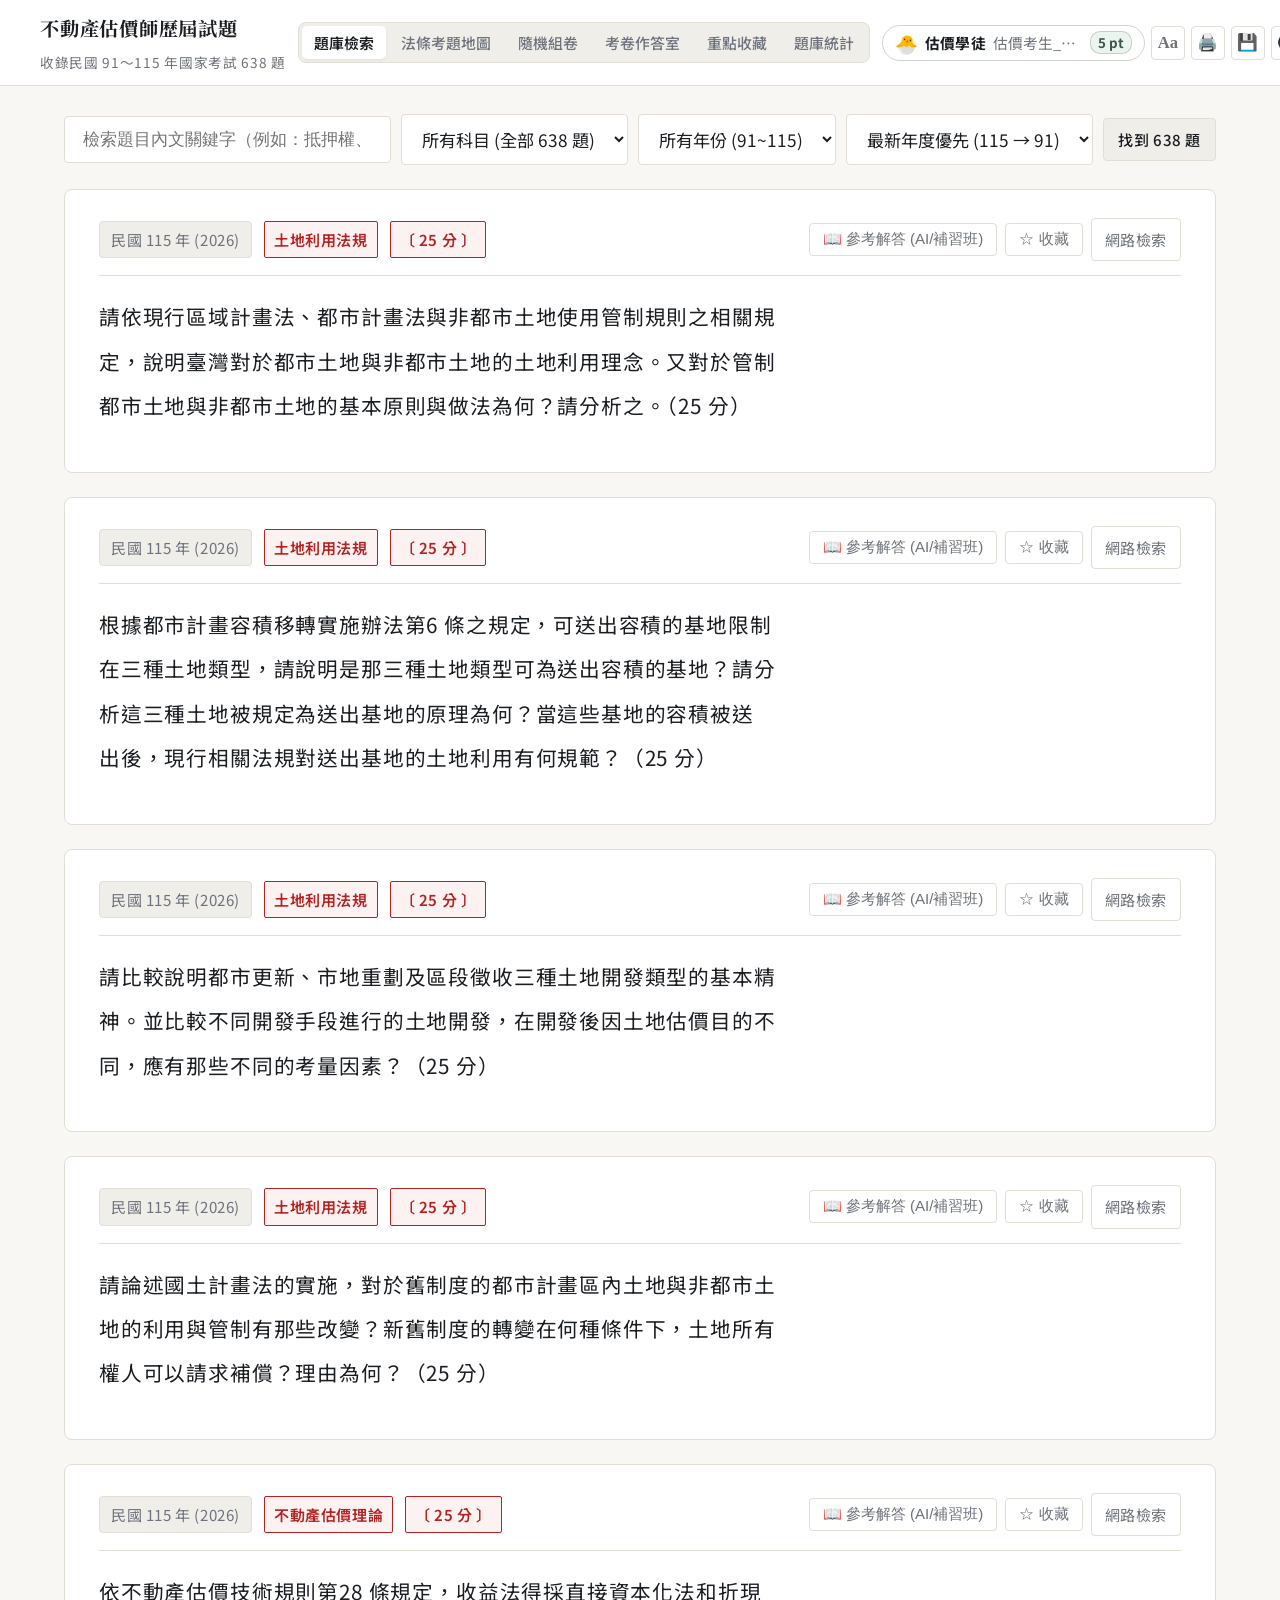
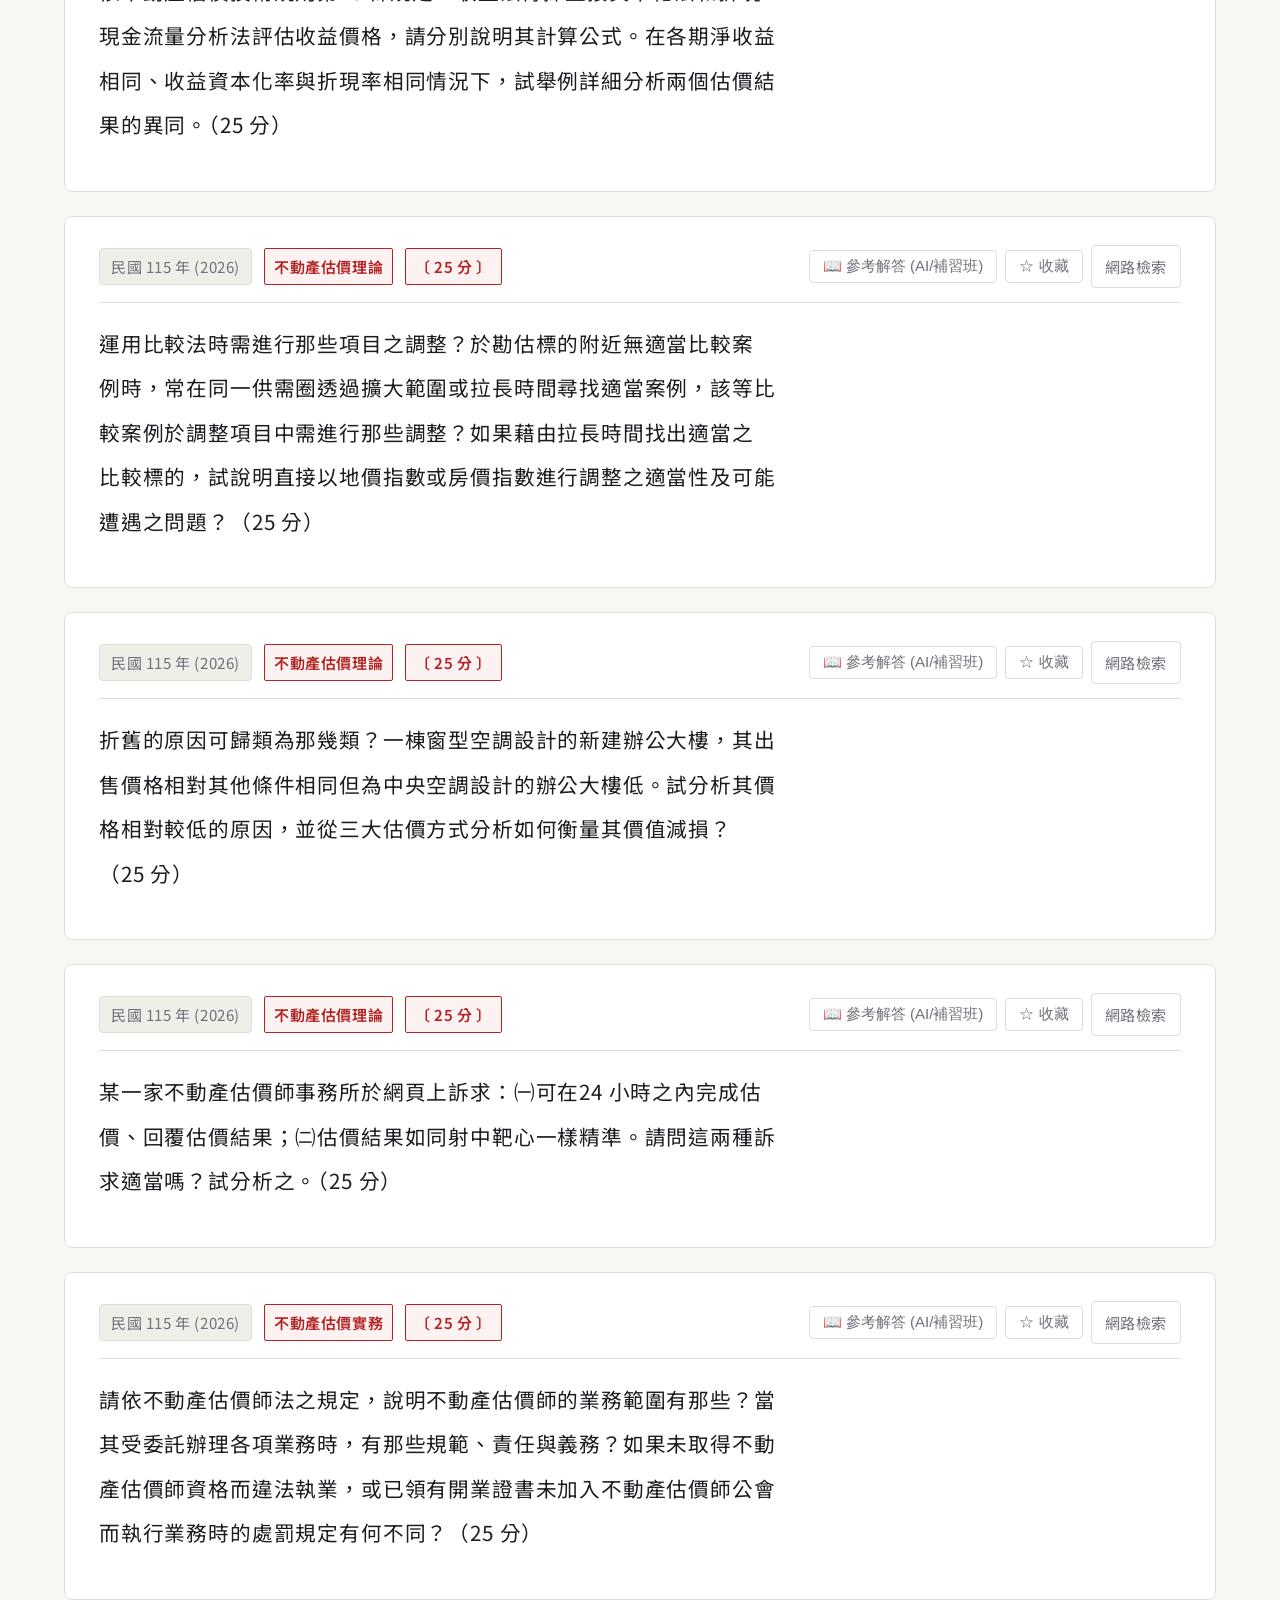
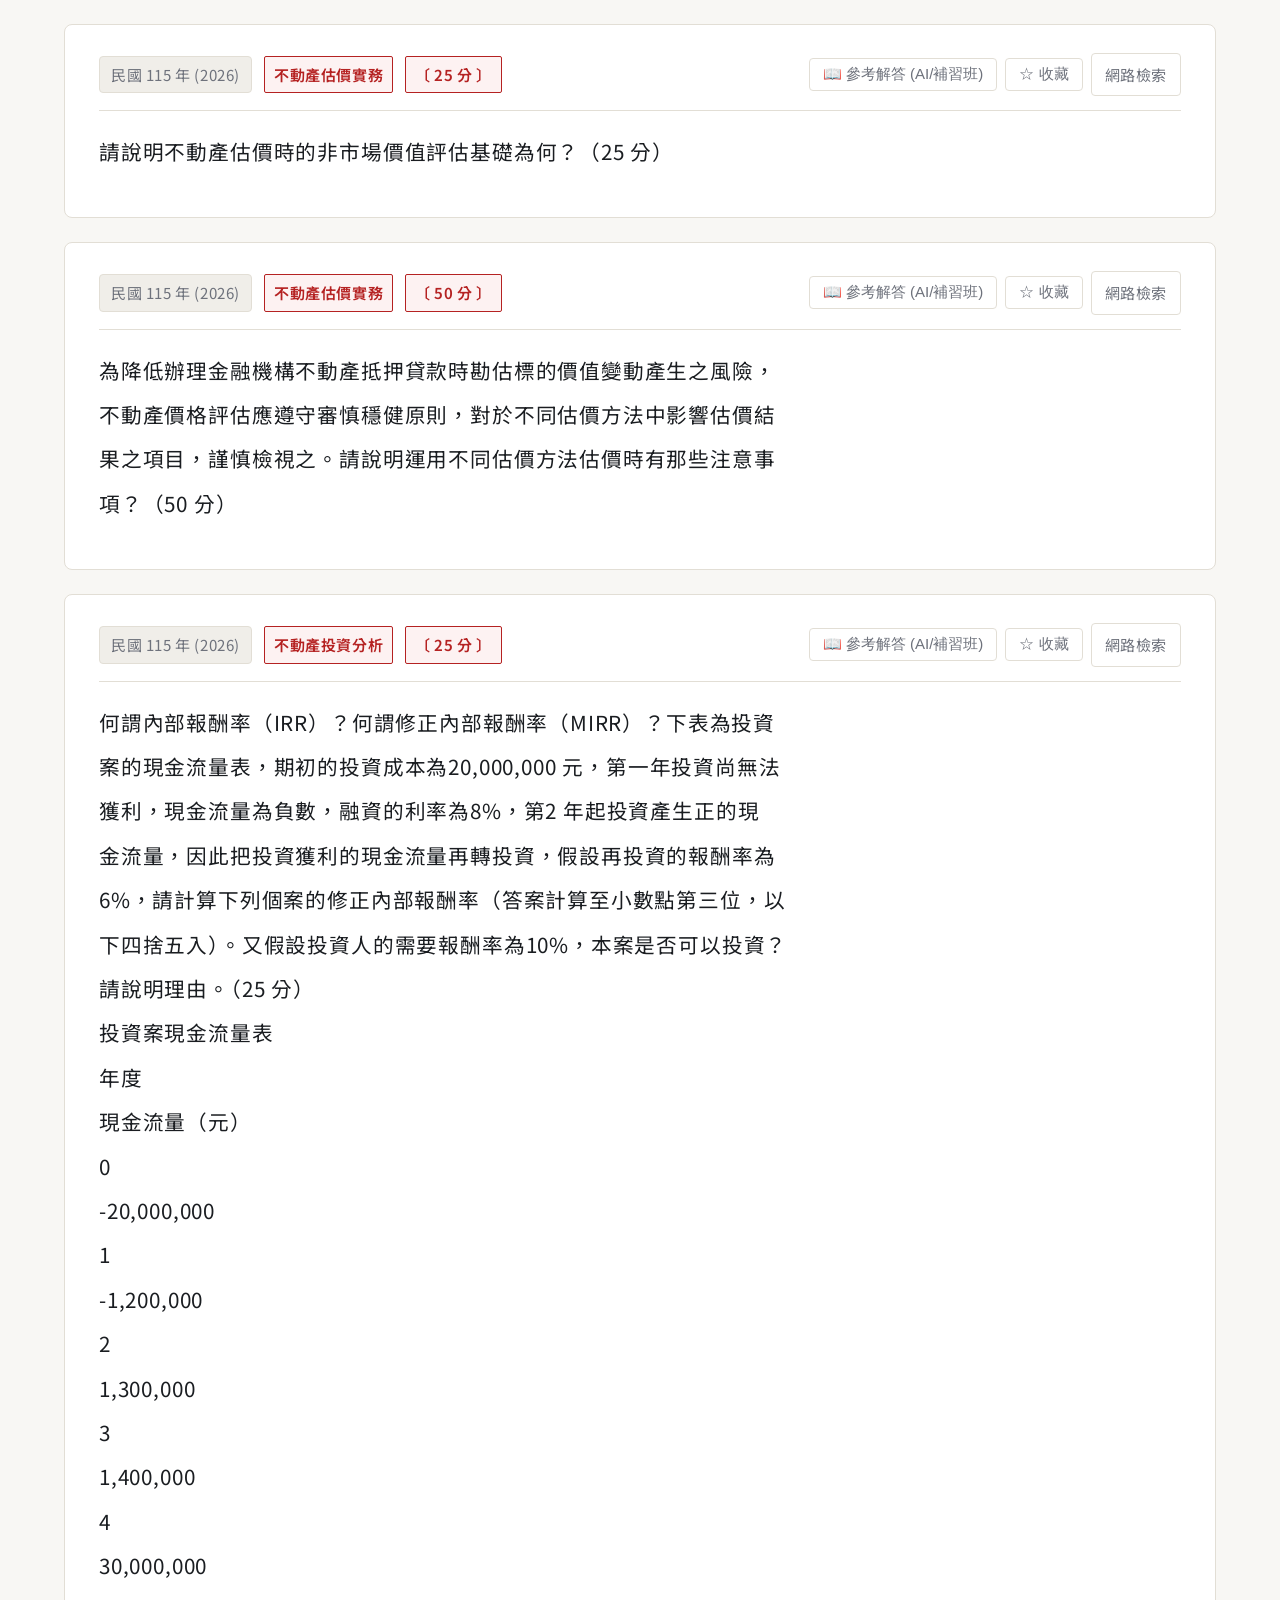
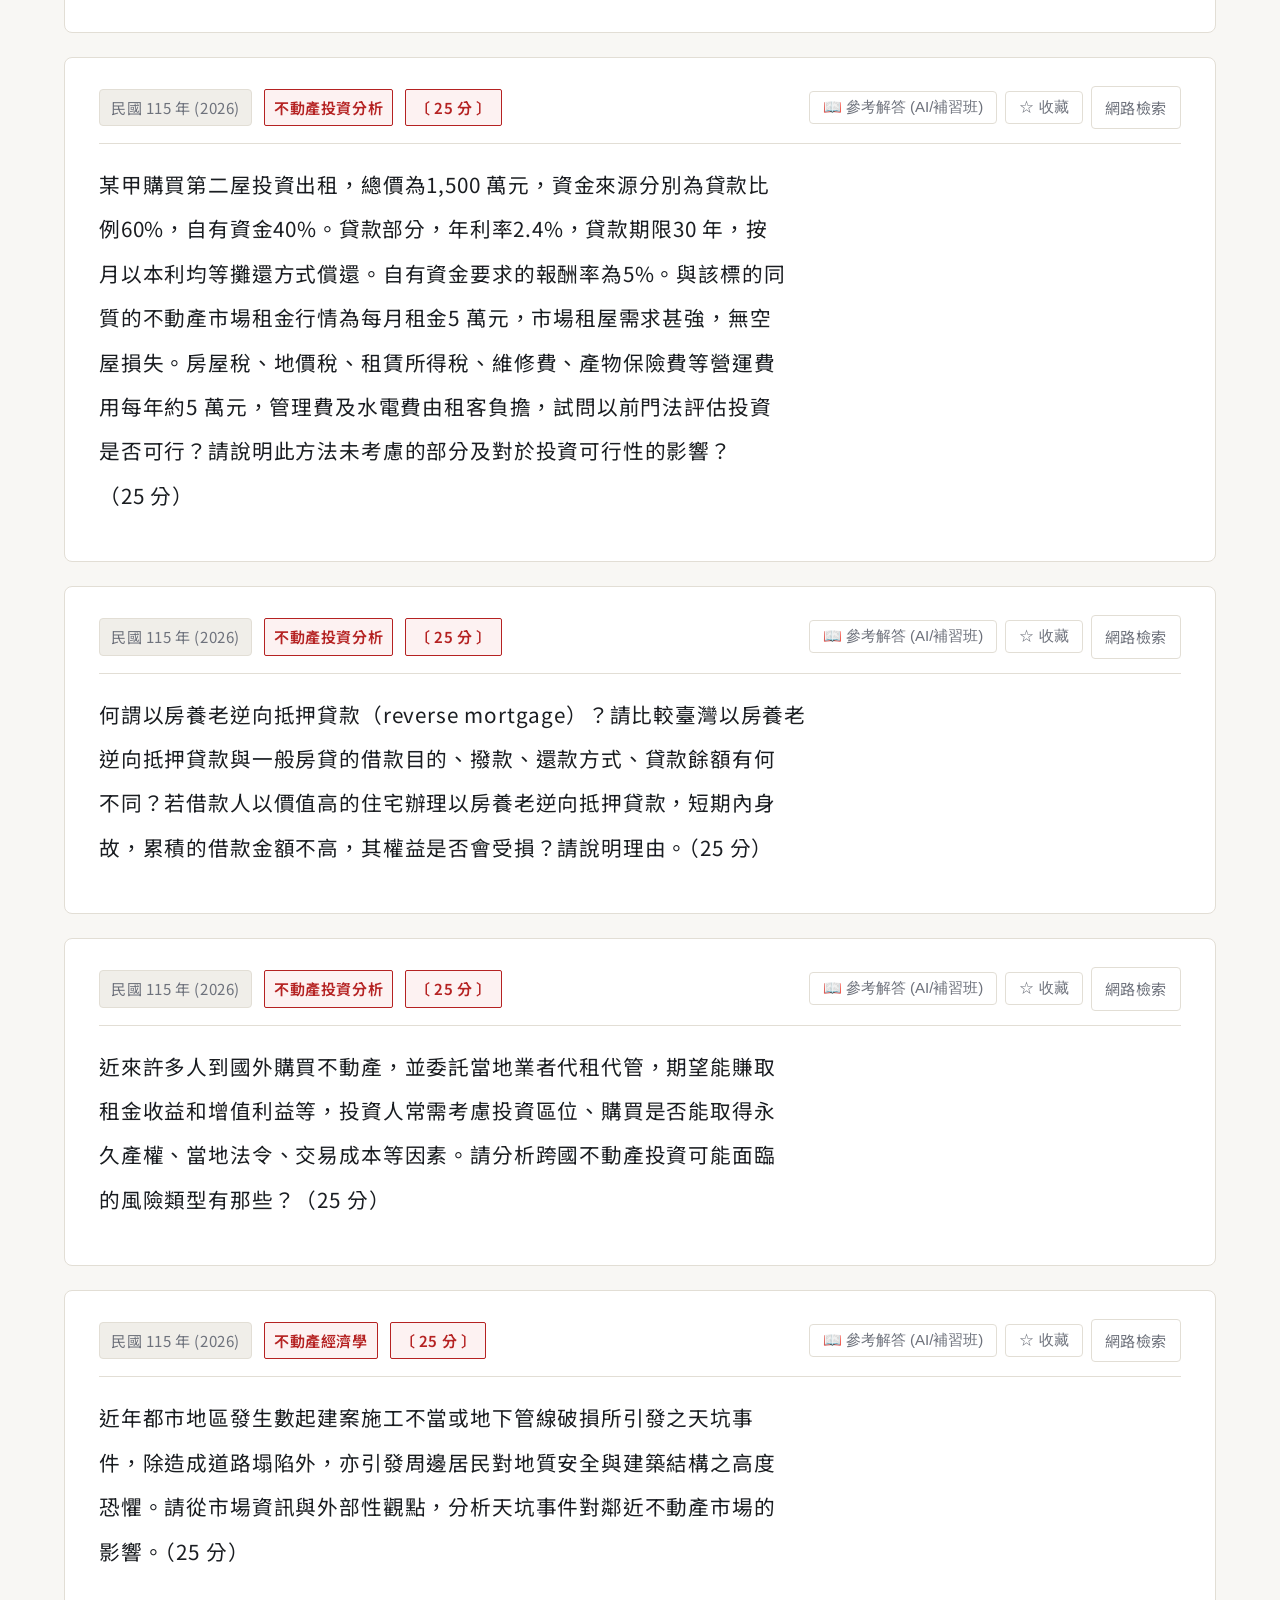
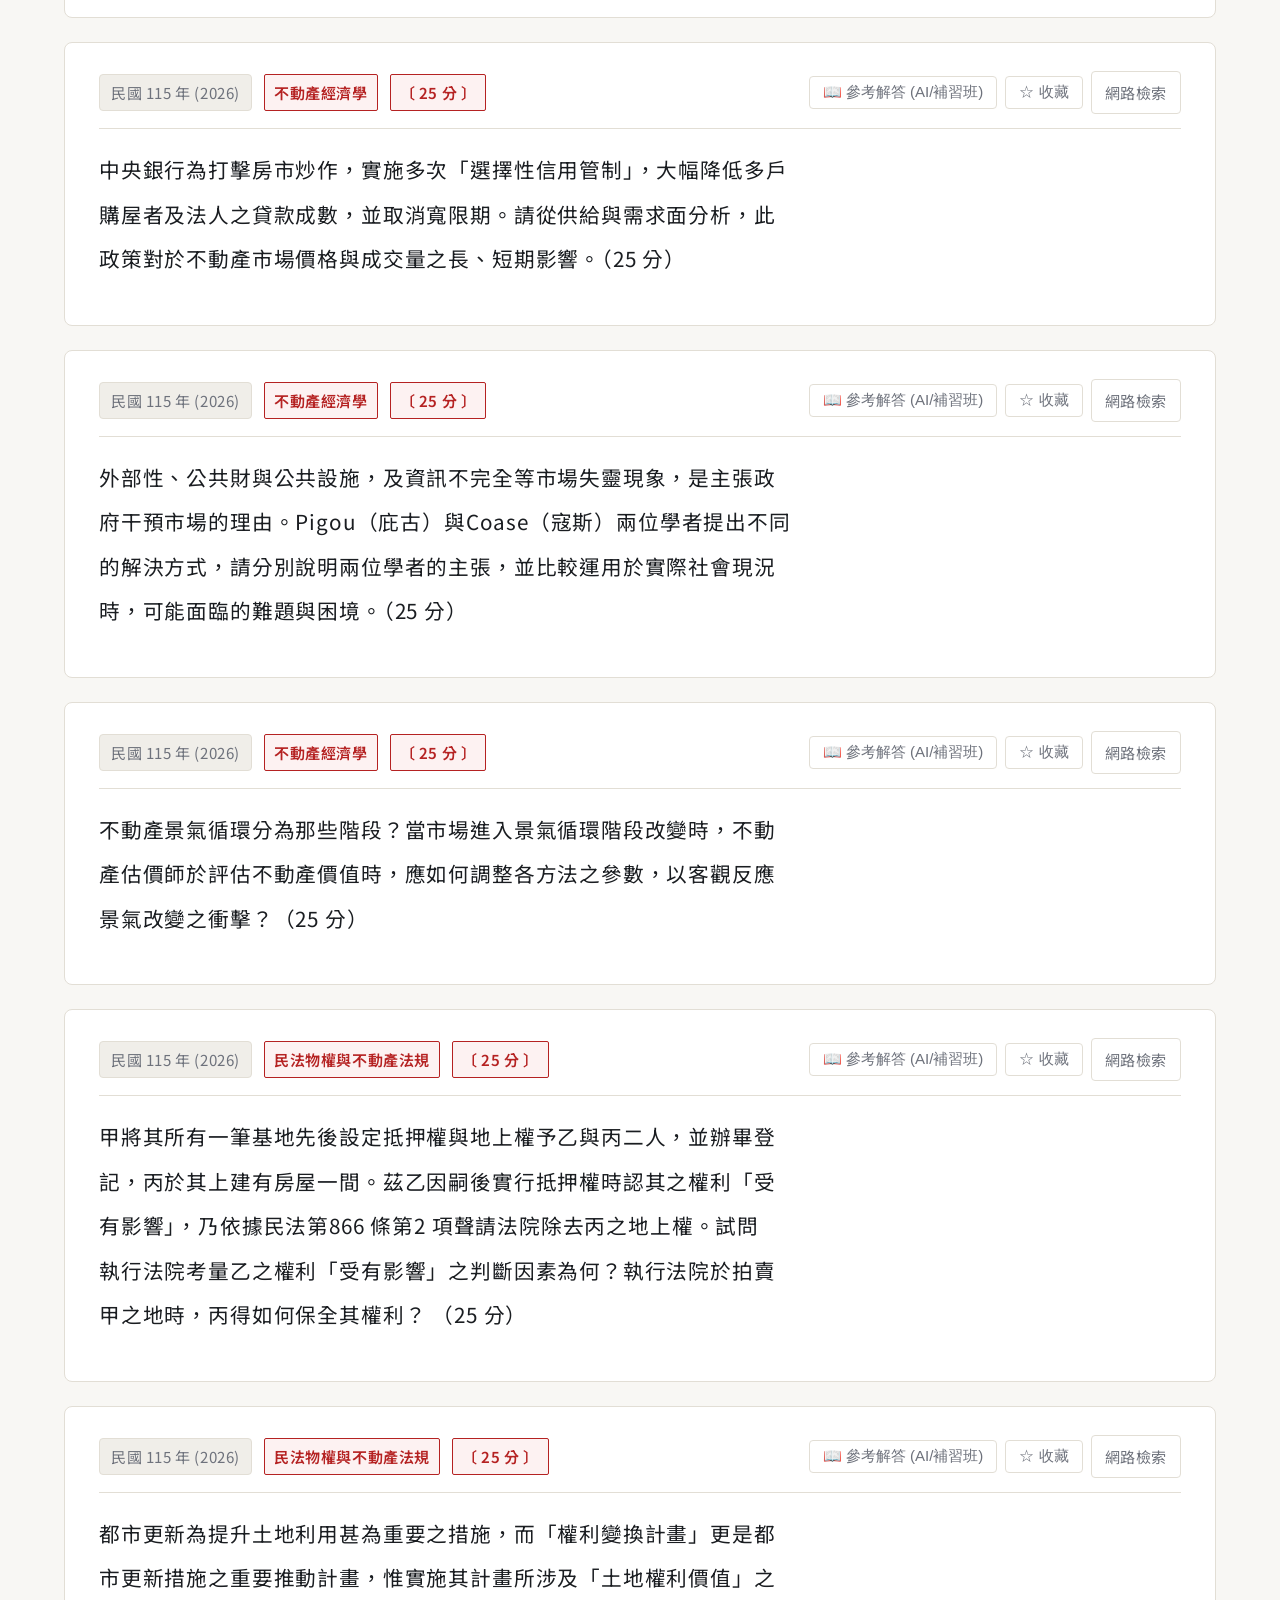
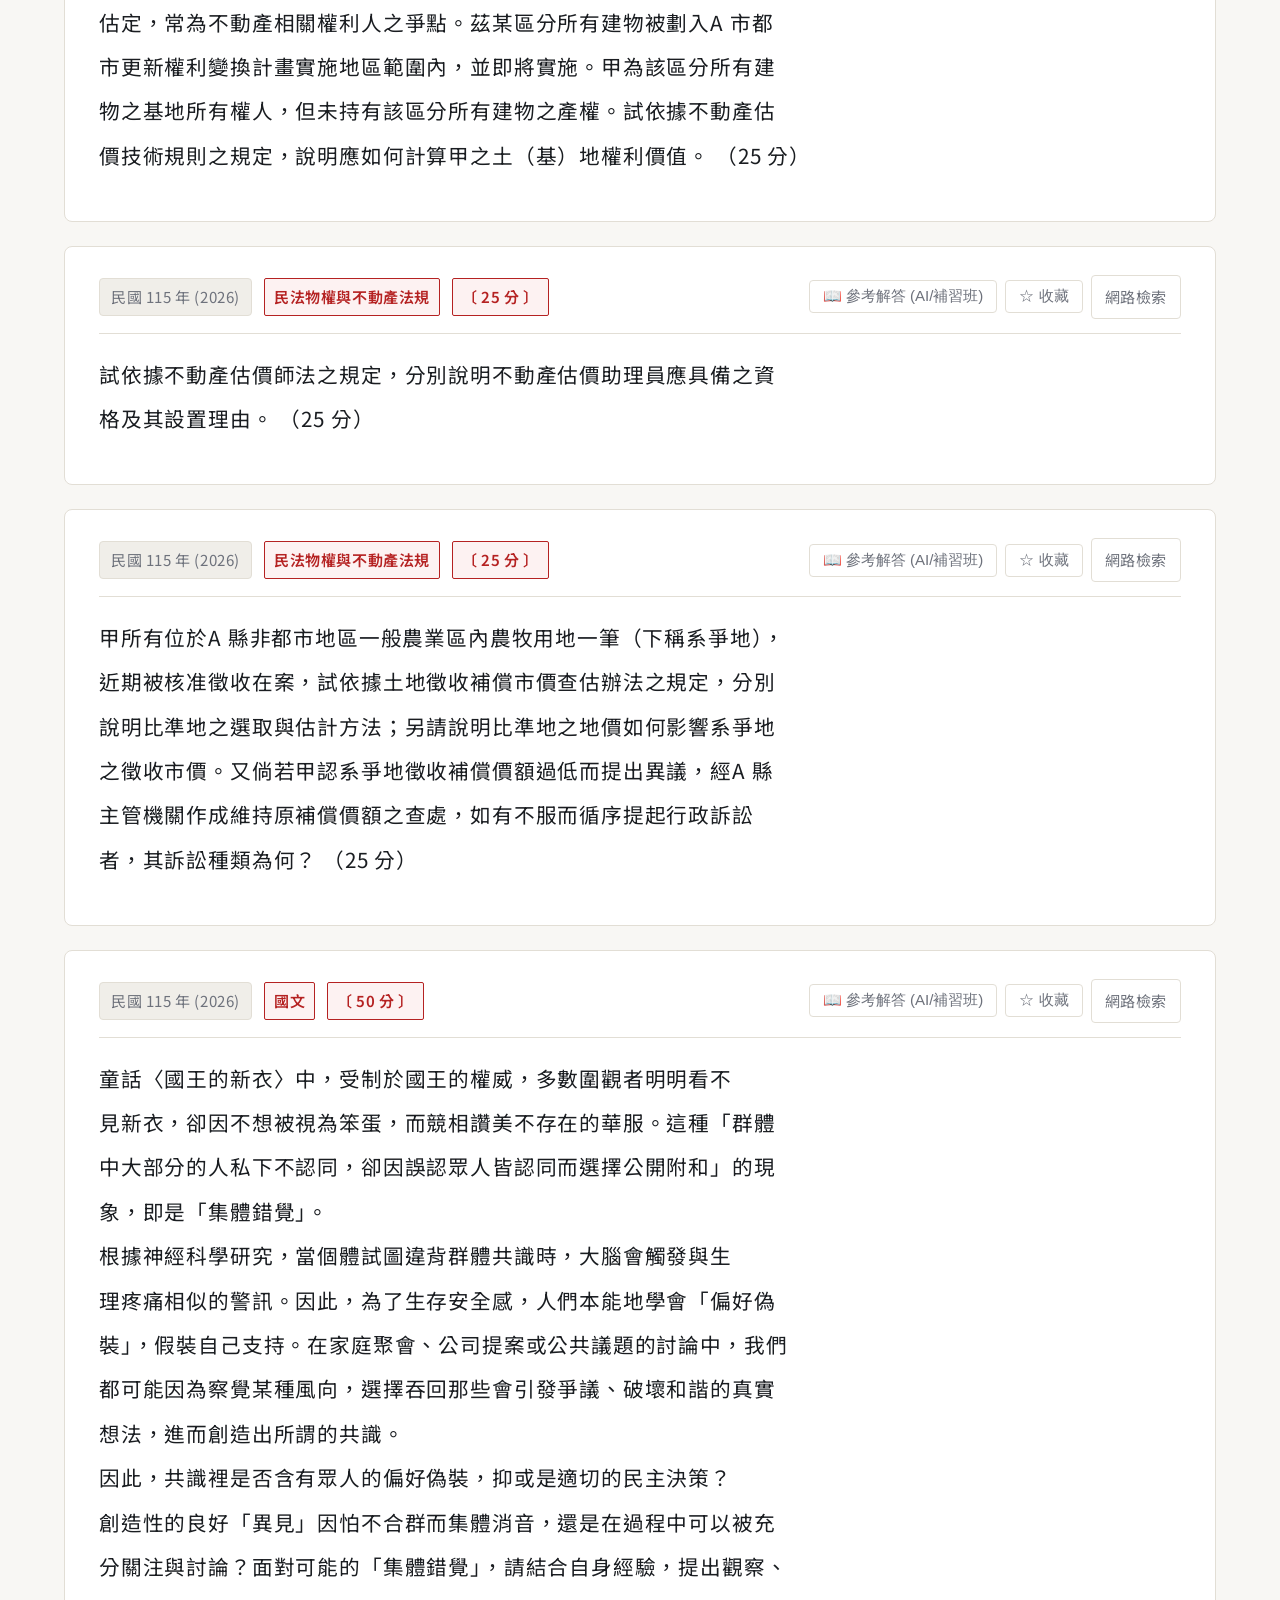
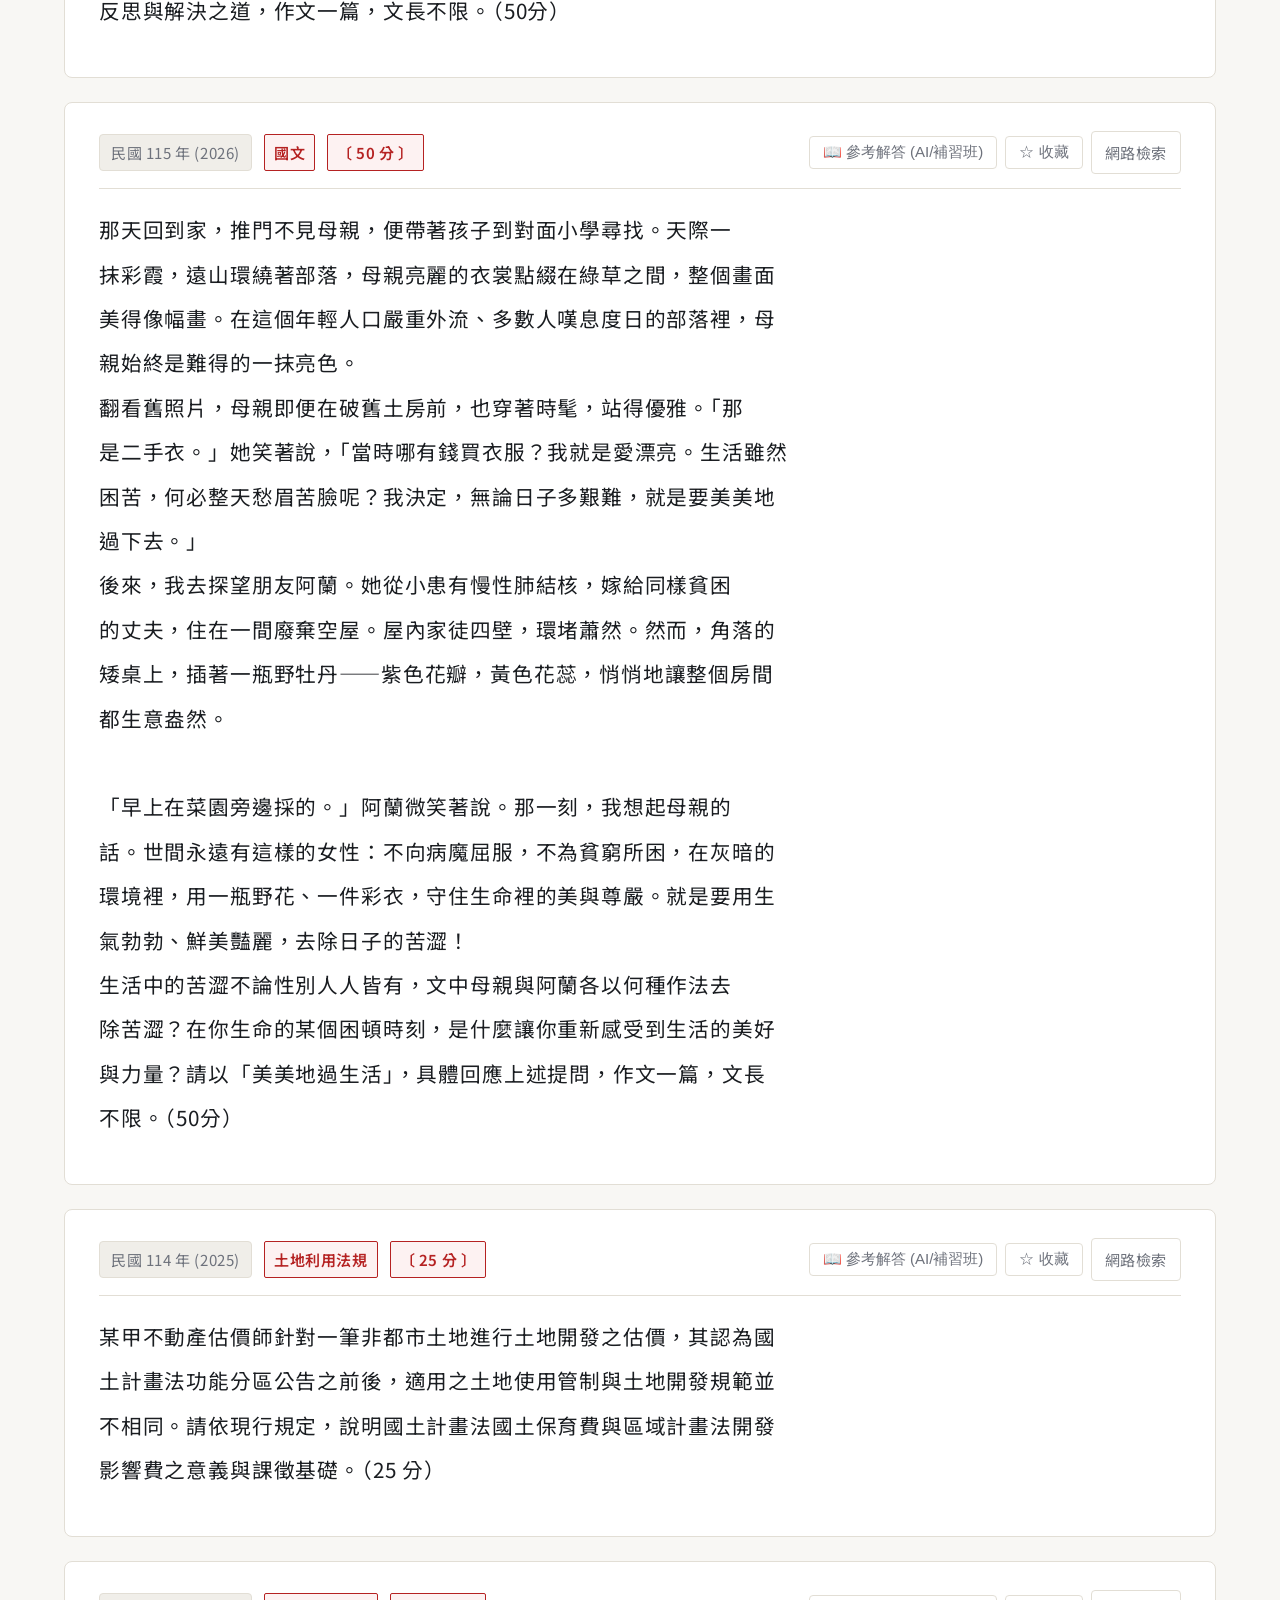
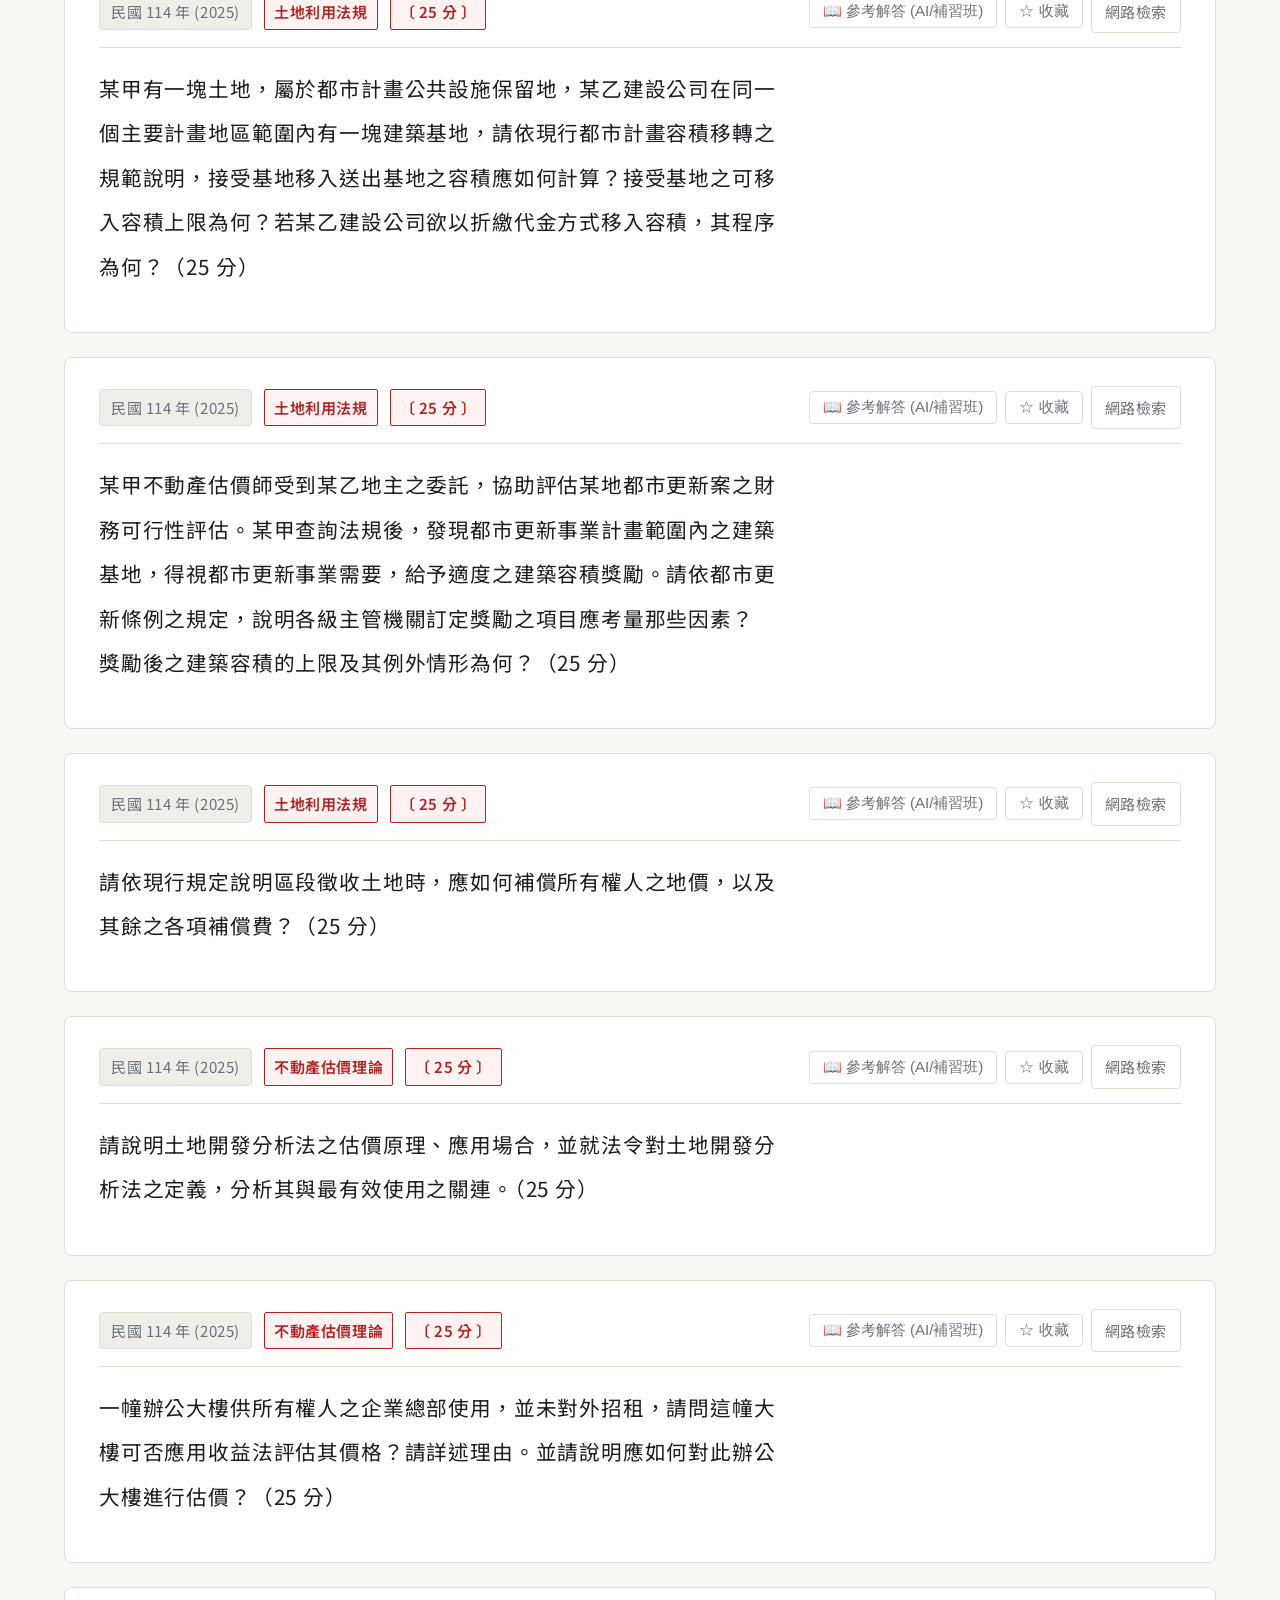
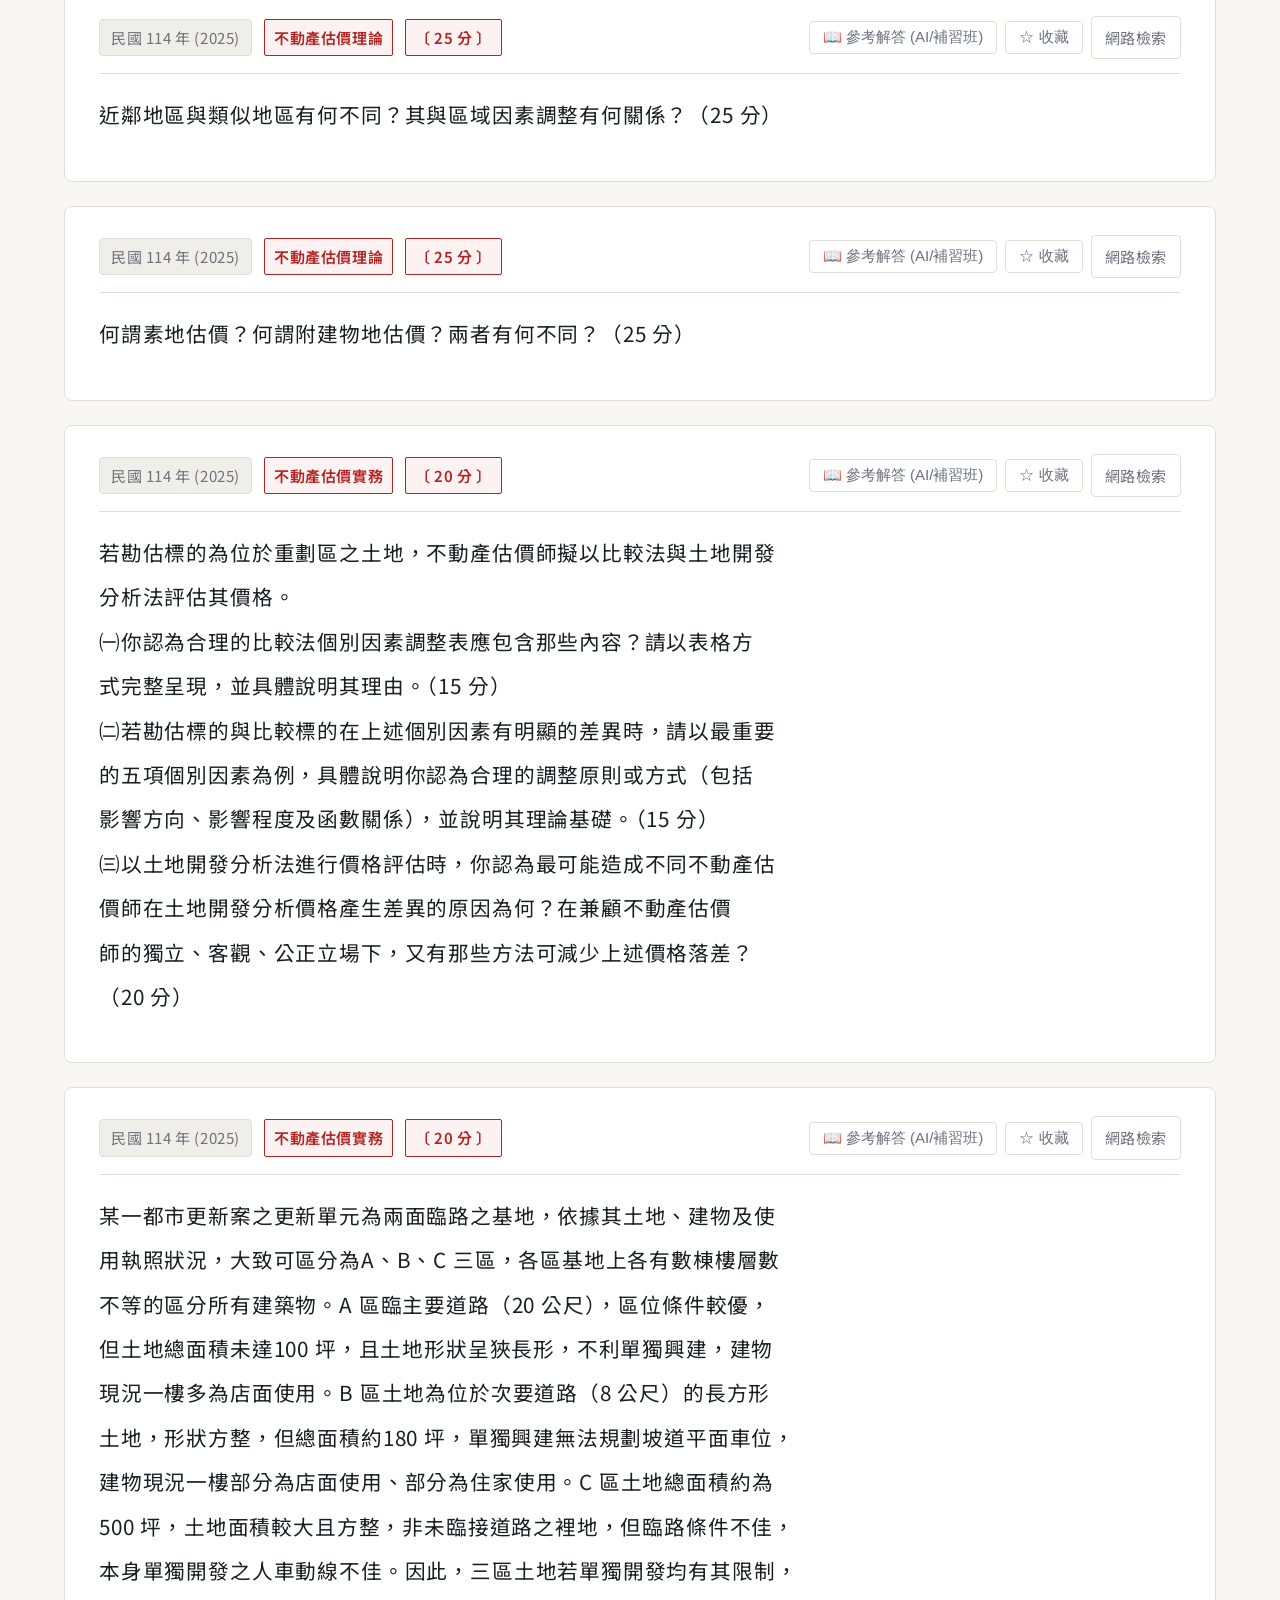
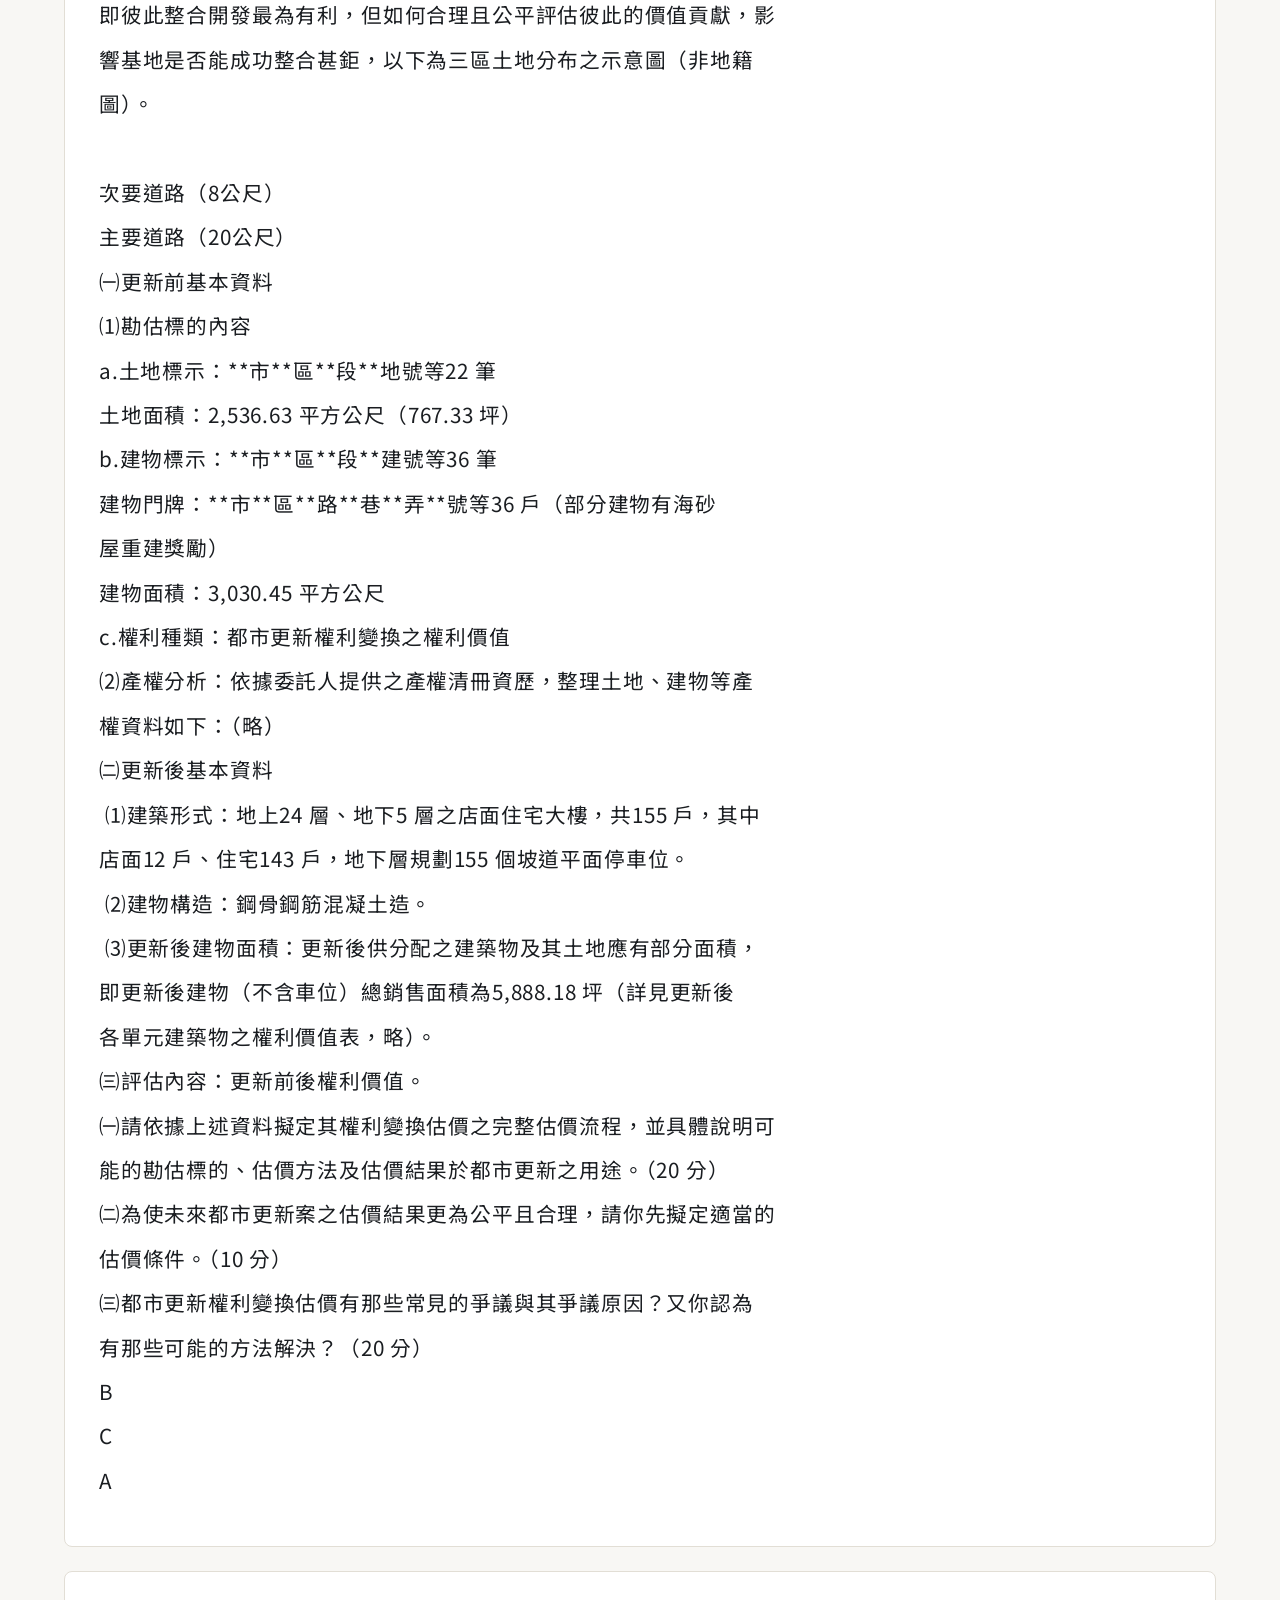
<file: index.html>
<!DOCTYPE html>
<html lang="zh-TW">
<head>
  <meta charset="UTF-8">
  <meta http-equiv="refresh" content="0; url=web/index.html">
  <title>正在開啟 不動產估價師歷屆考題模擬系統...</title>
  <script>
    window.location.href = "web/index.html";
  </script>
</head>
<body style="font-family: sans-serif; text-align: center; padding: 50px;">
  <p>正在前往模擬考卷系統，若無自動跳轉請 <a href="web/index.html">點擊此處開啟</a>。</p>
</body>
</html>
</file>
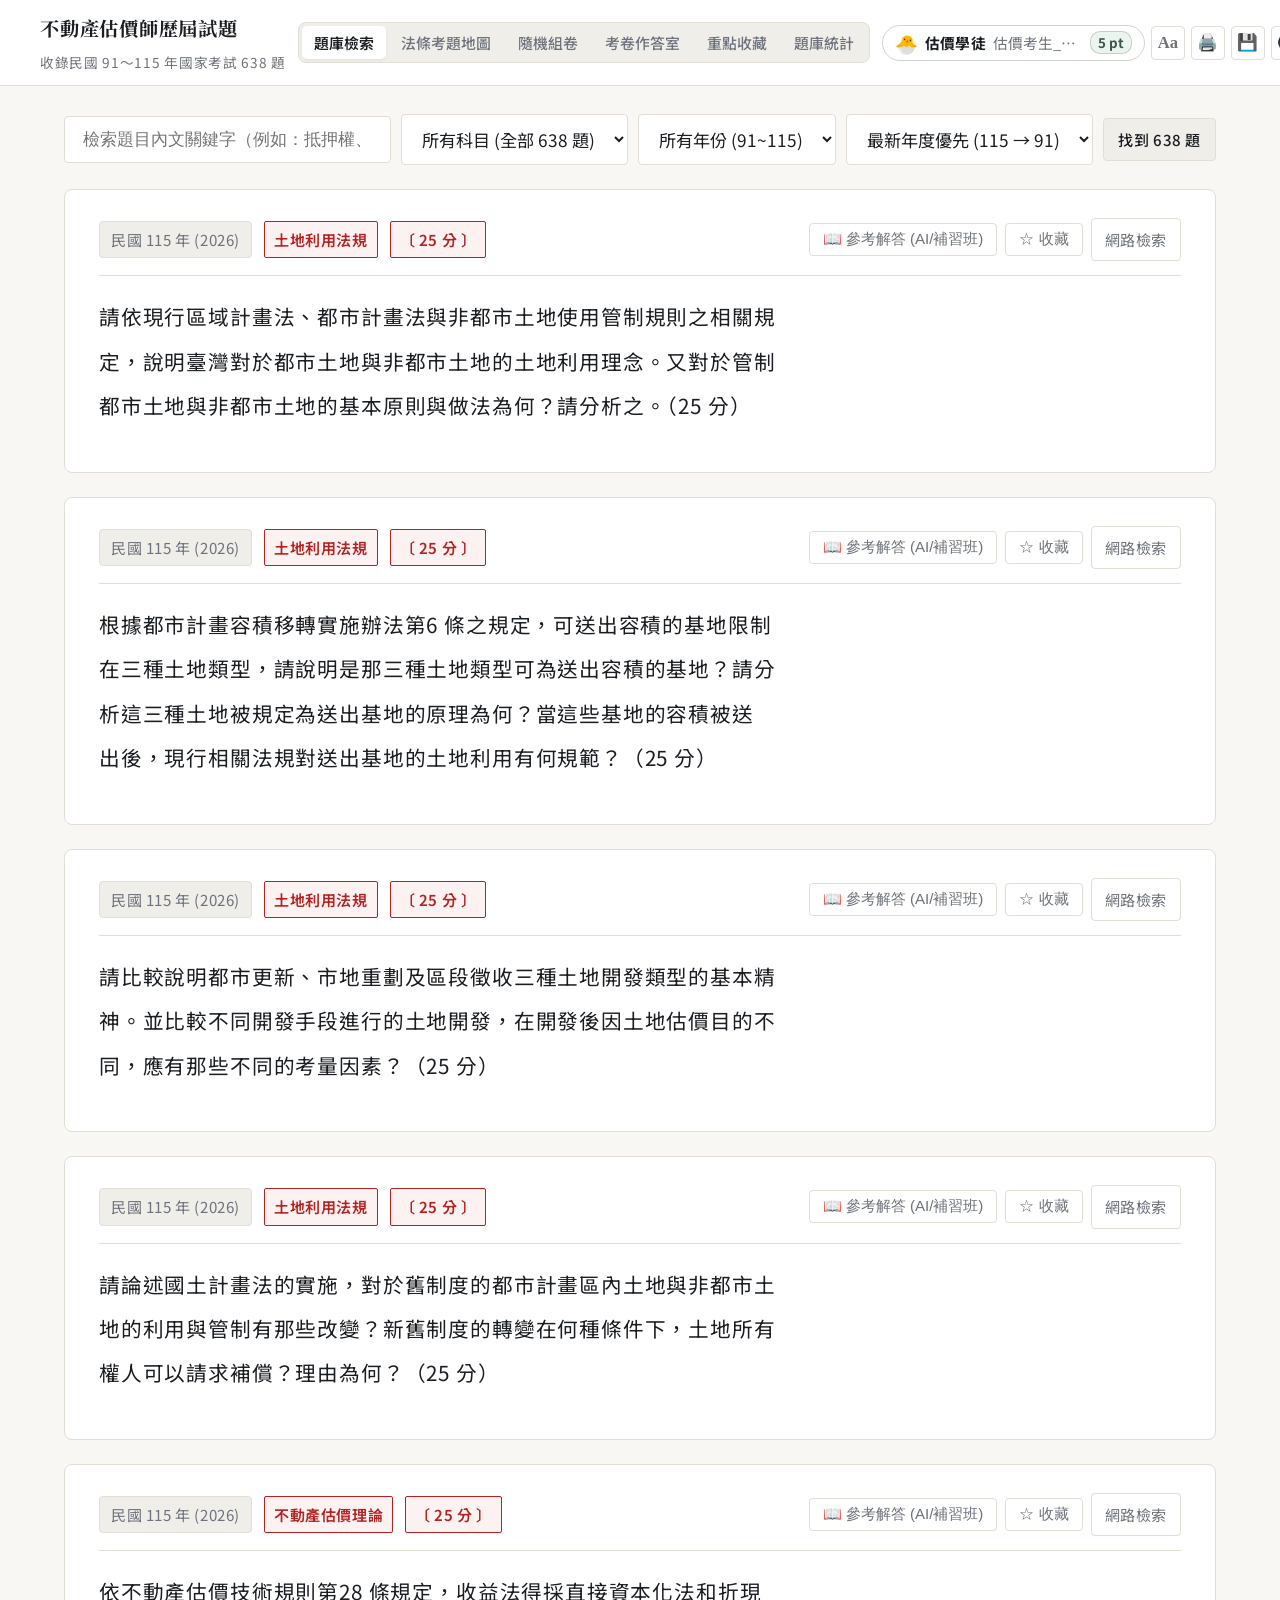
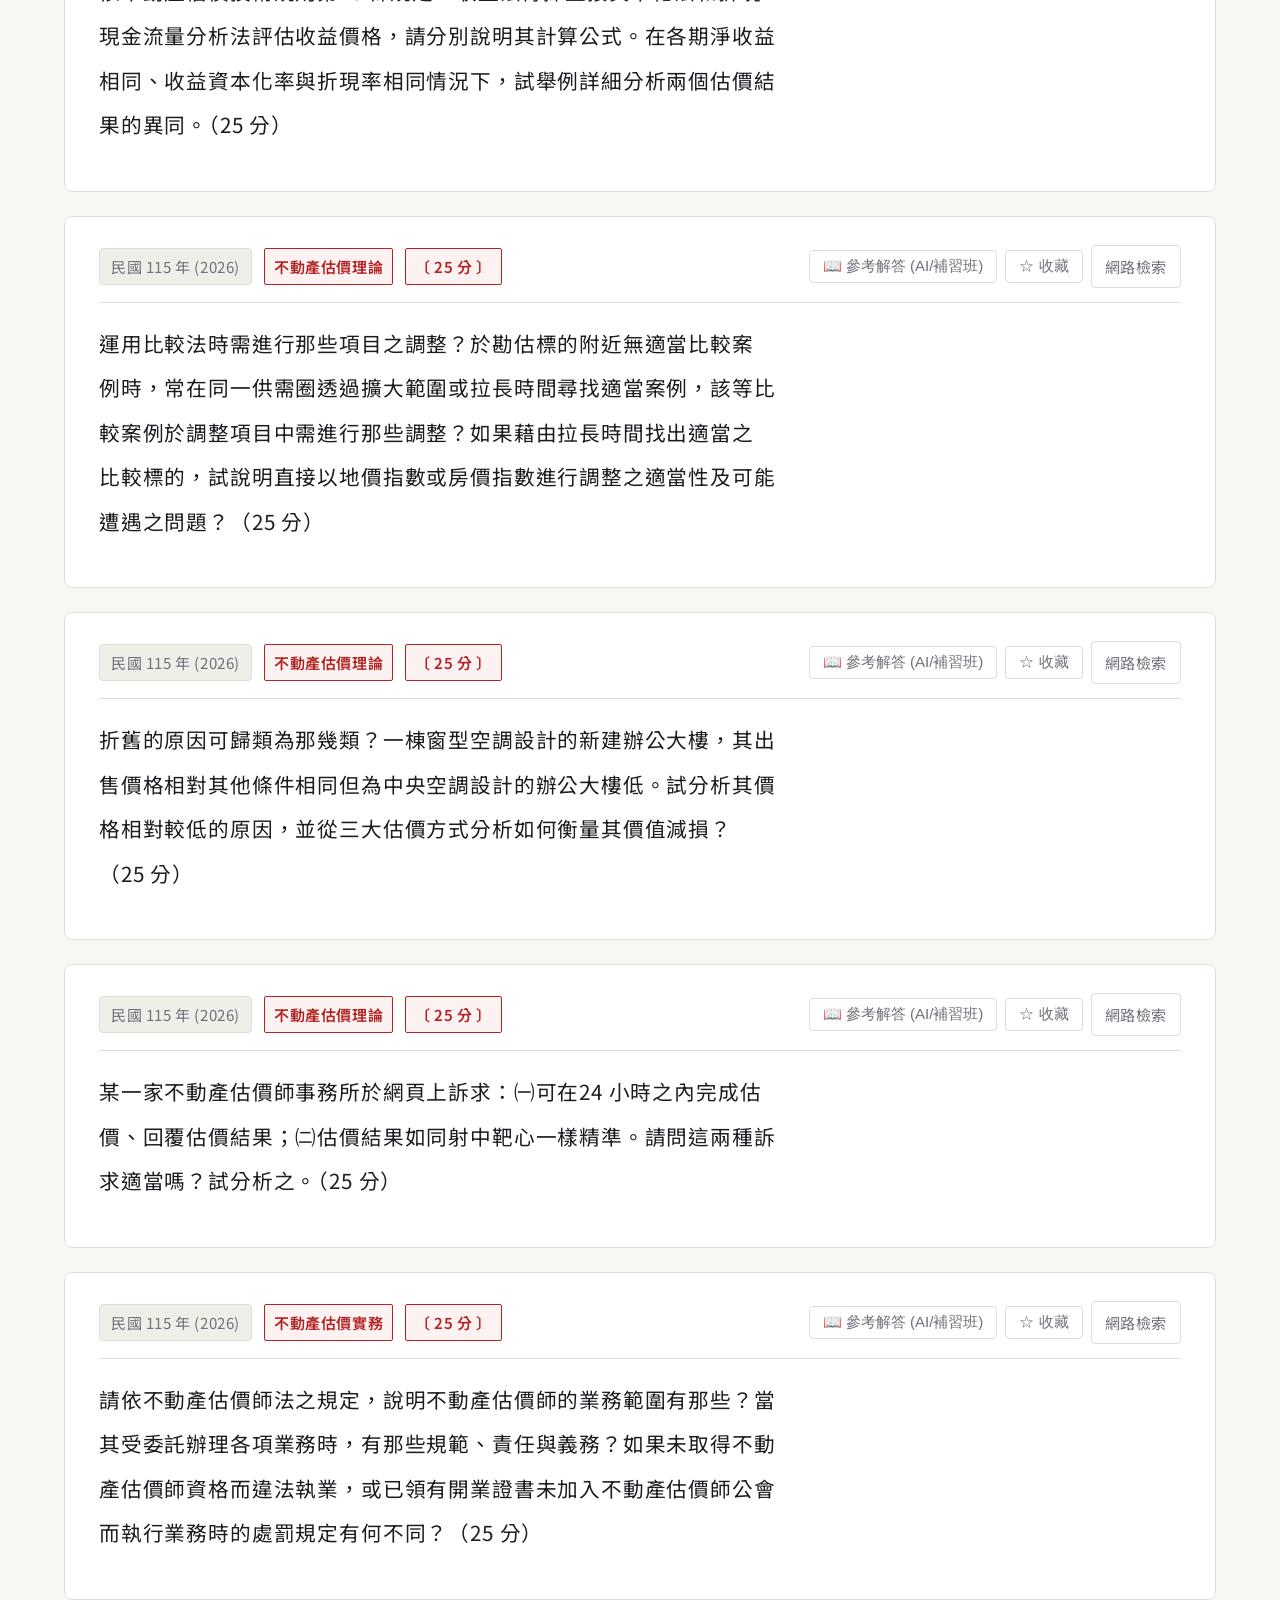
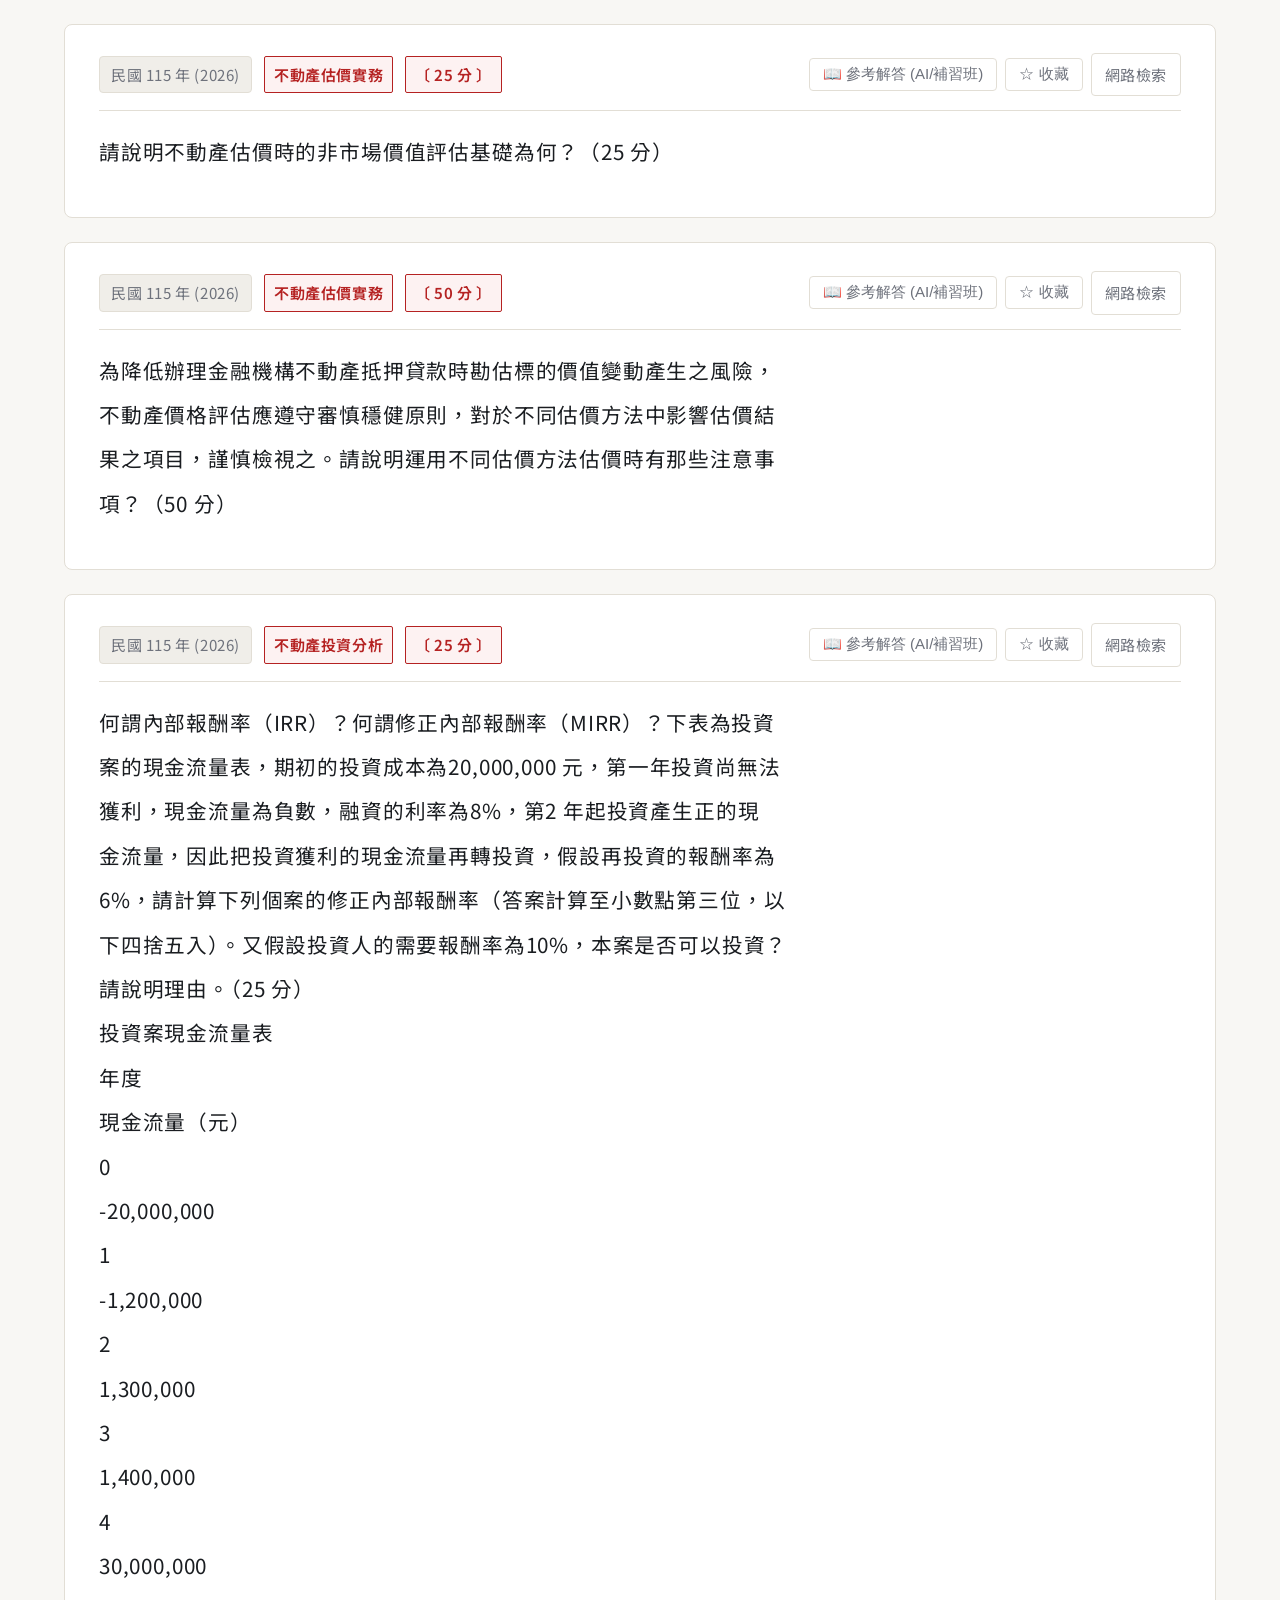
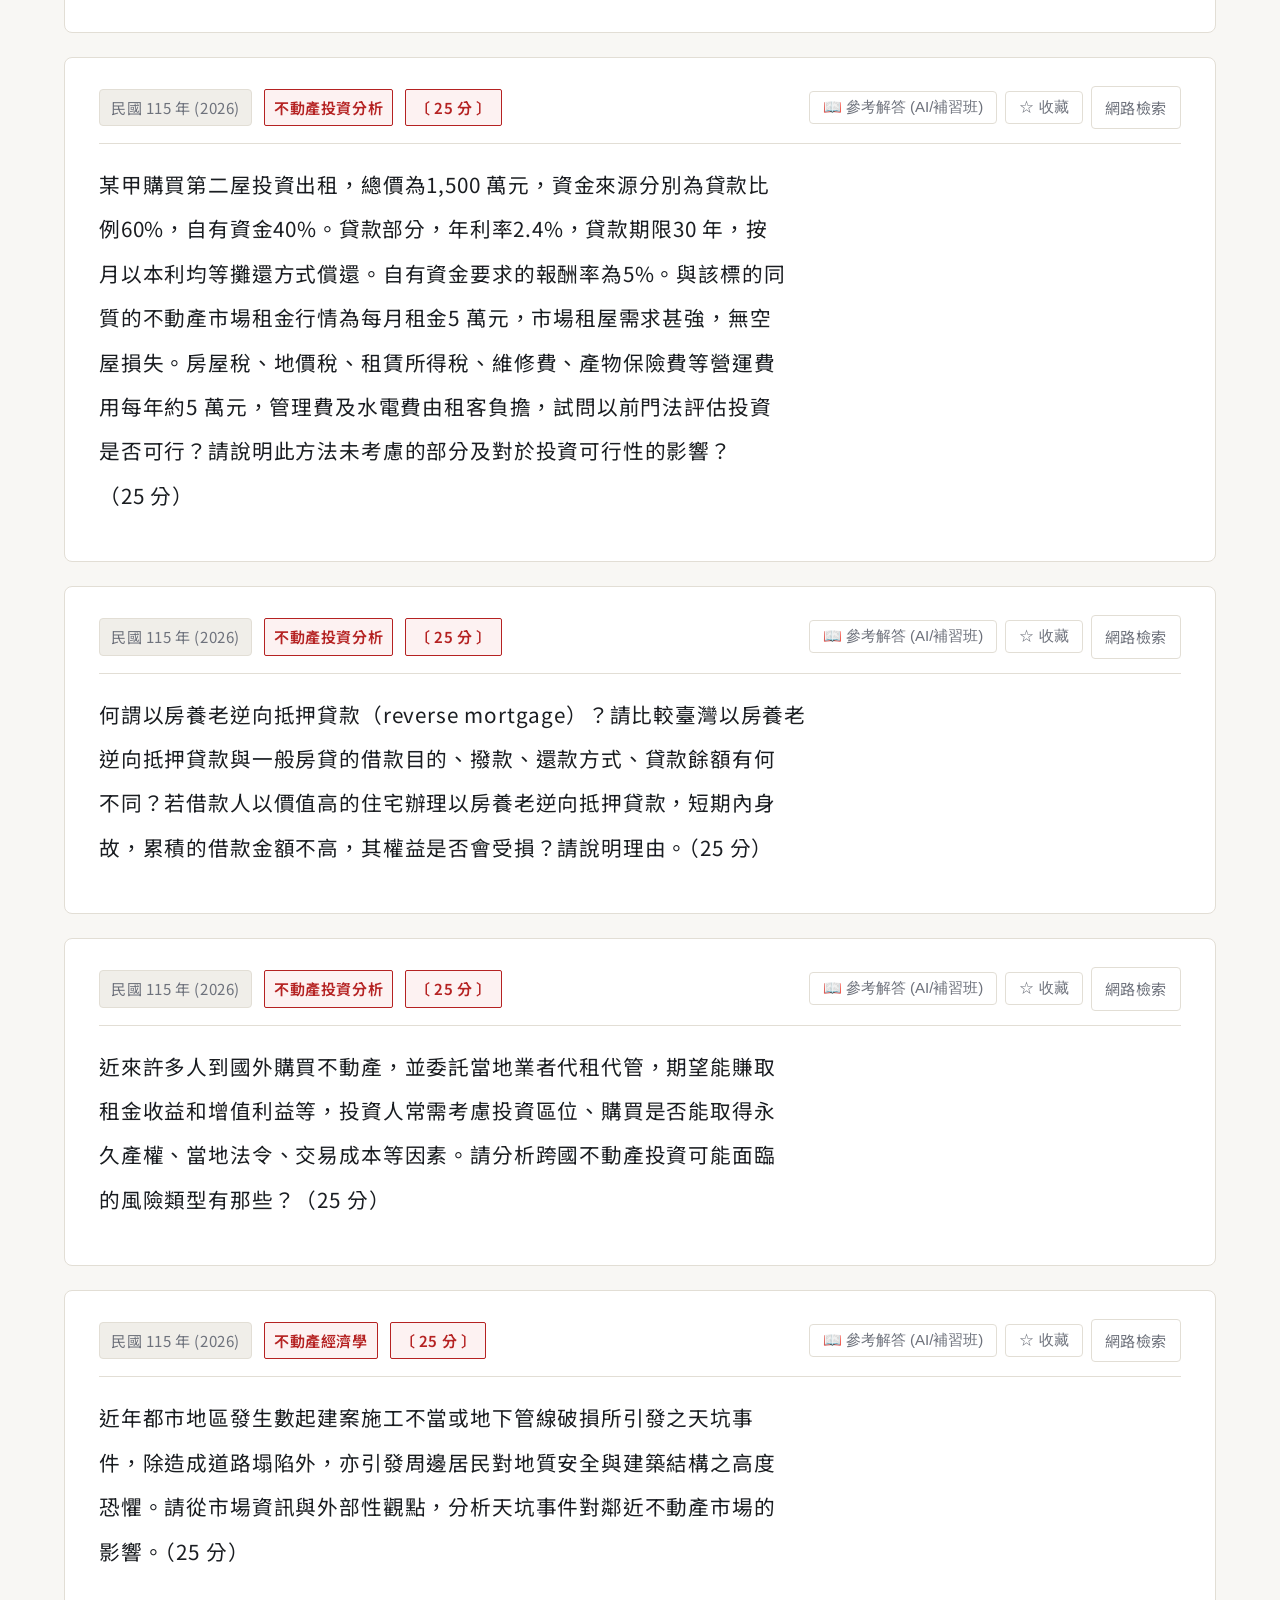
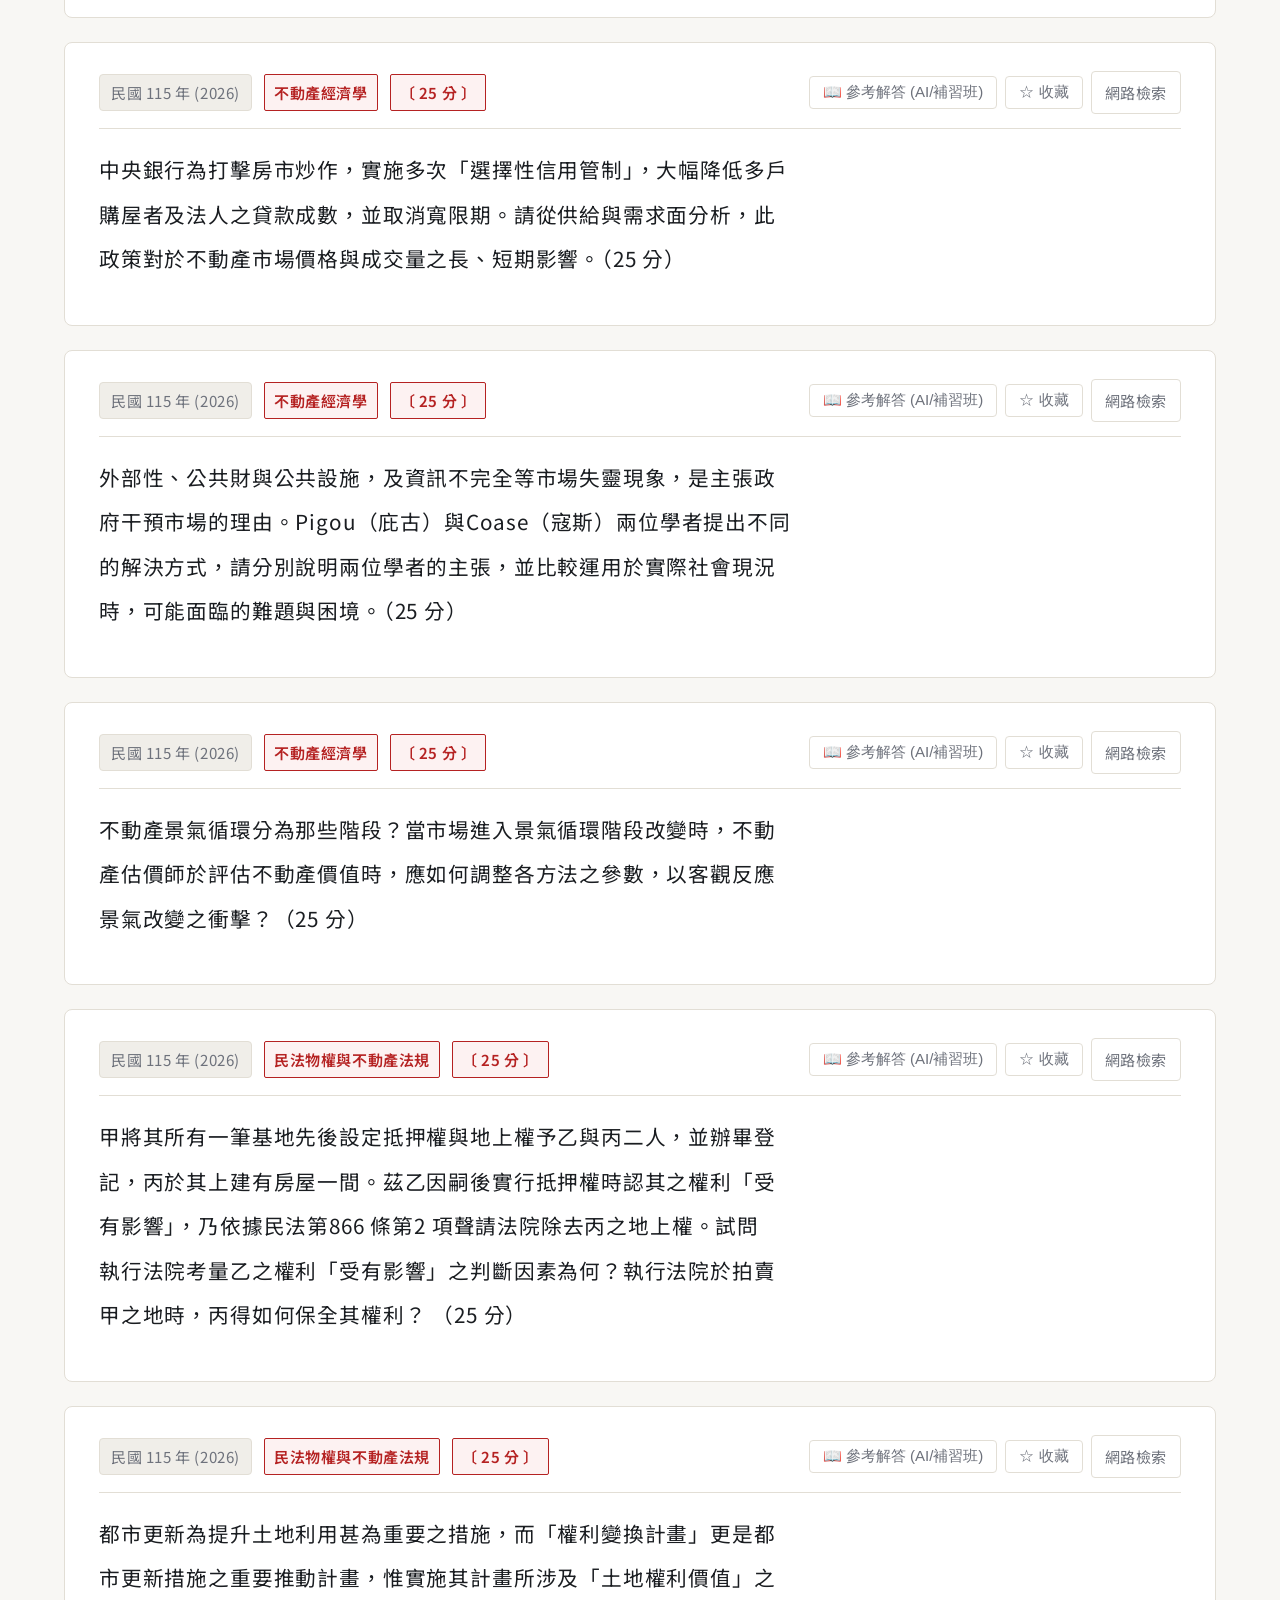
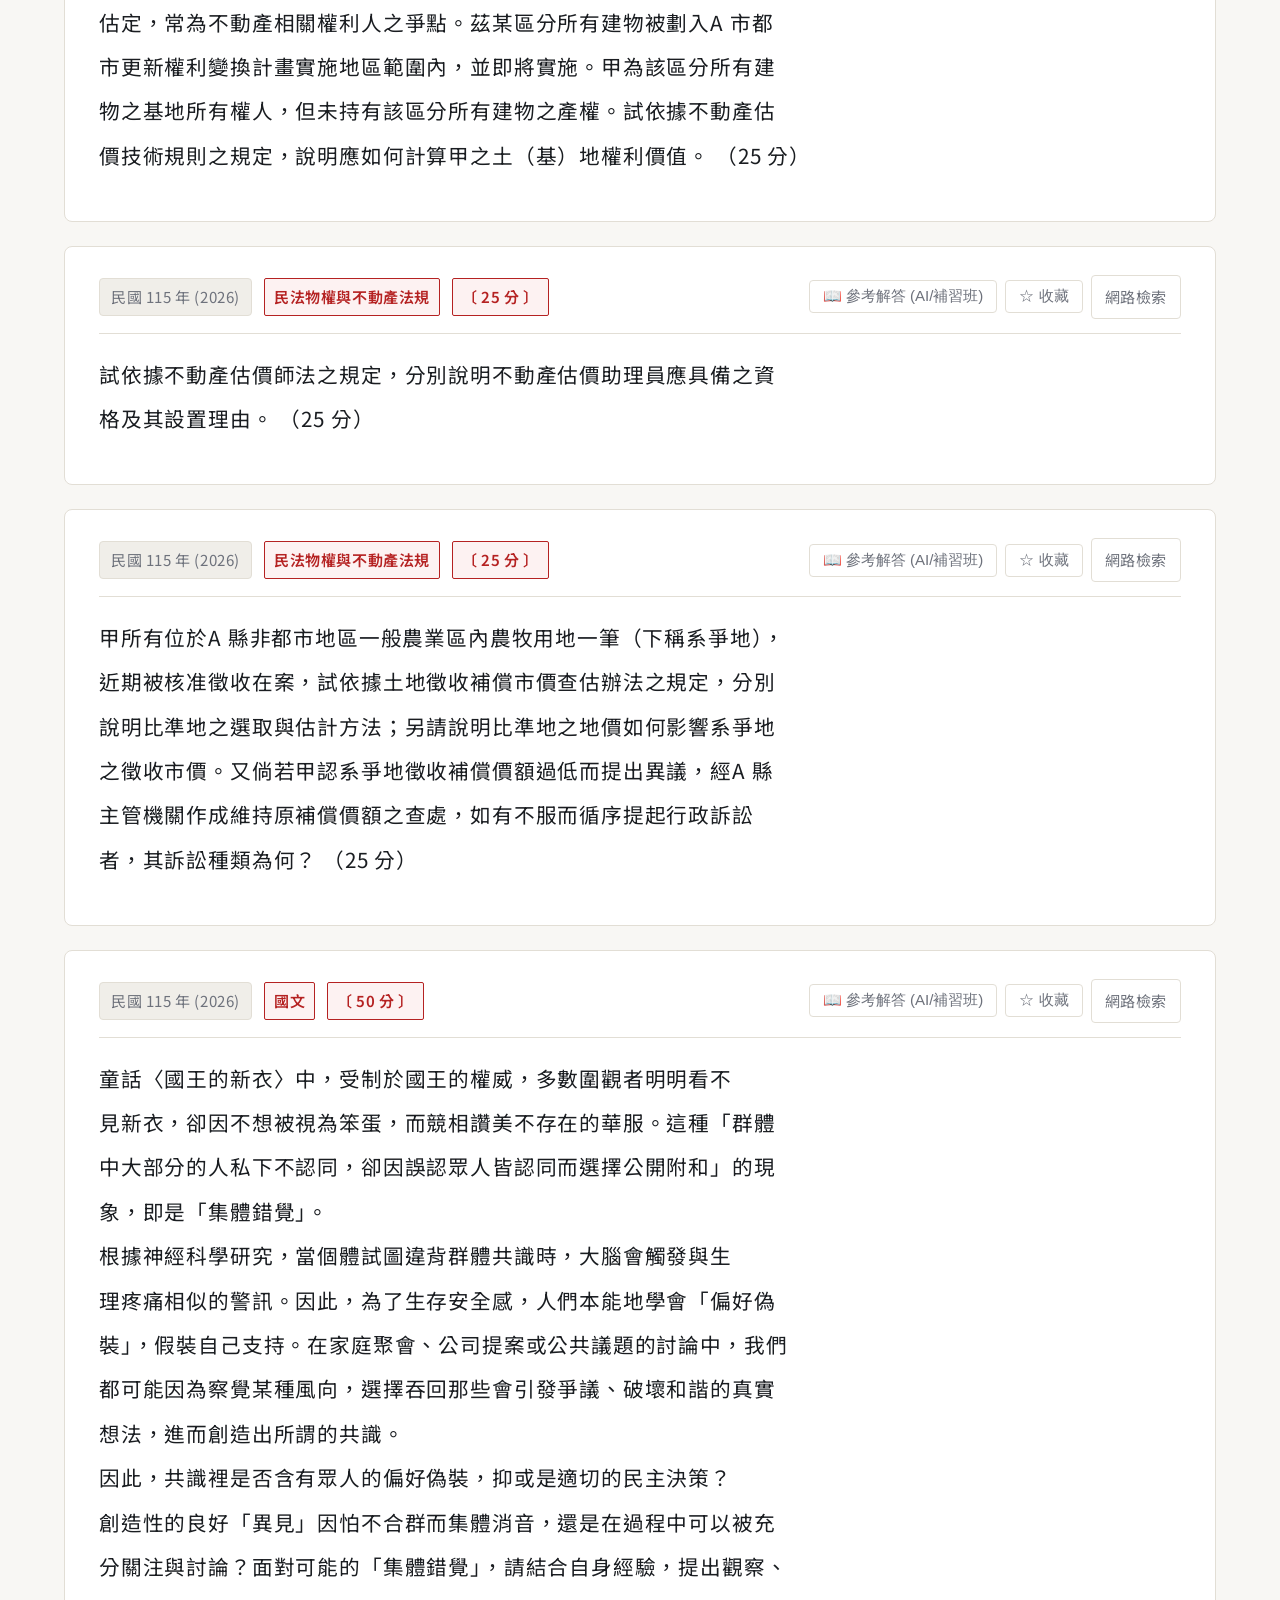
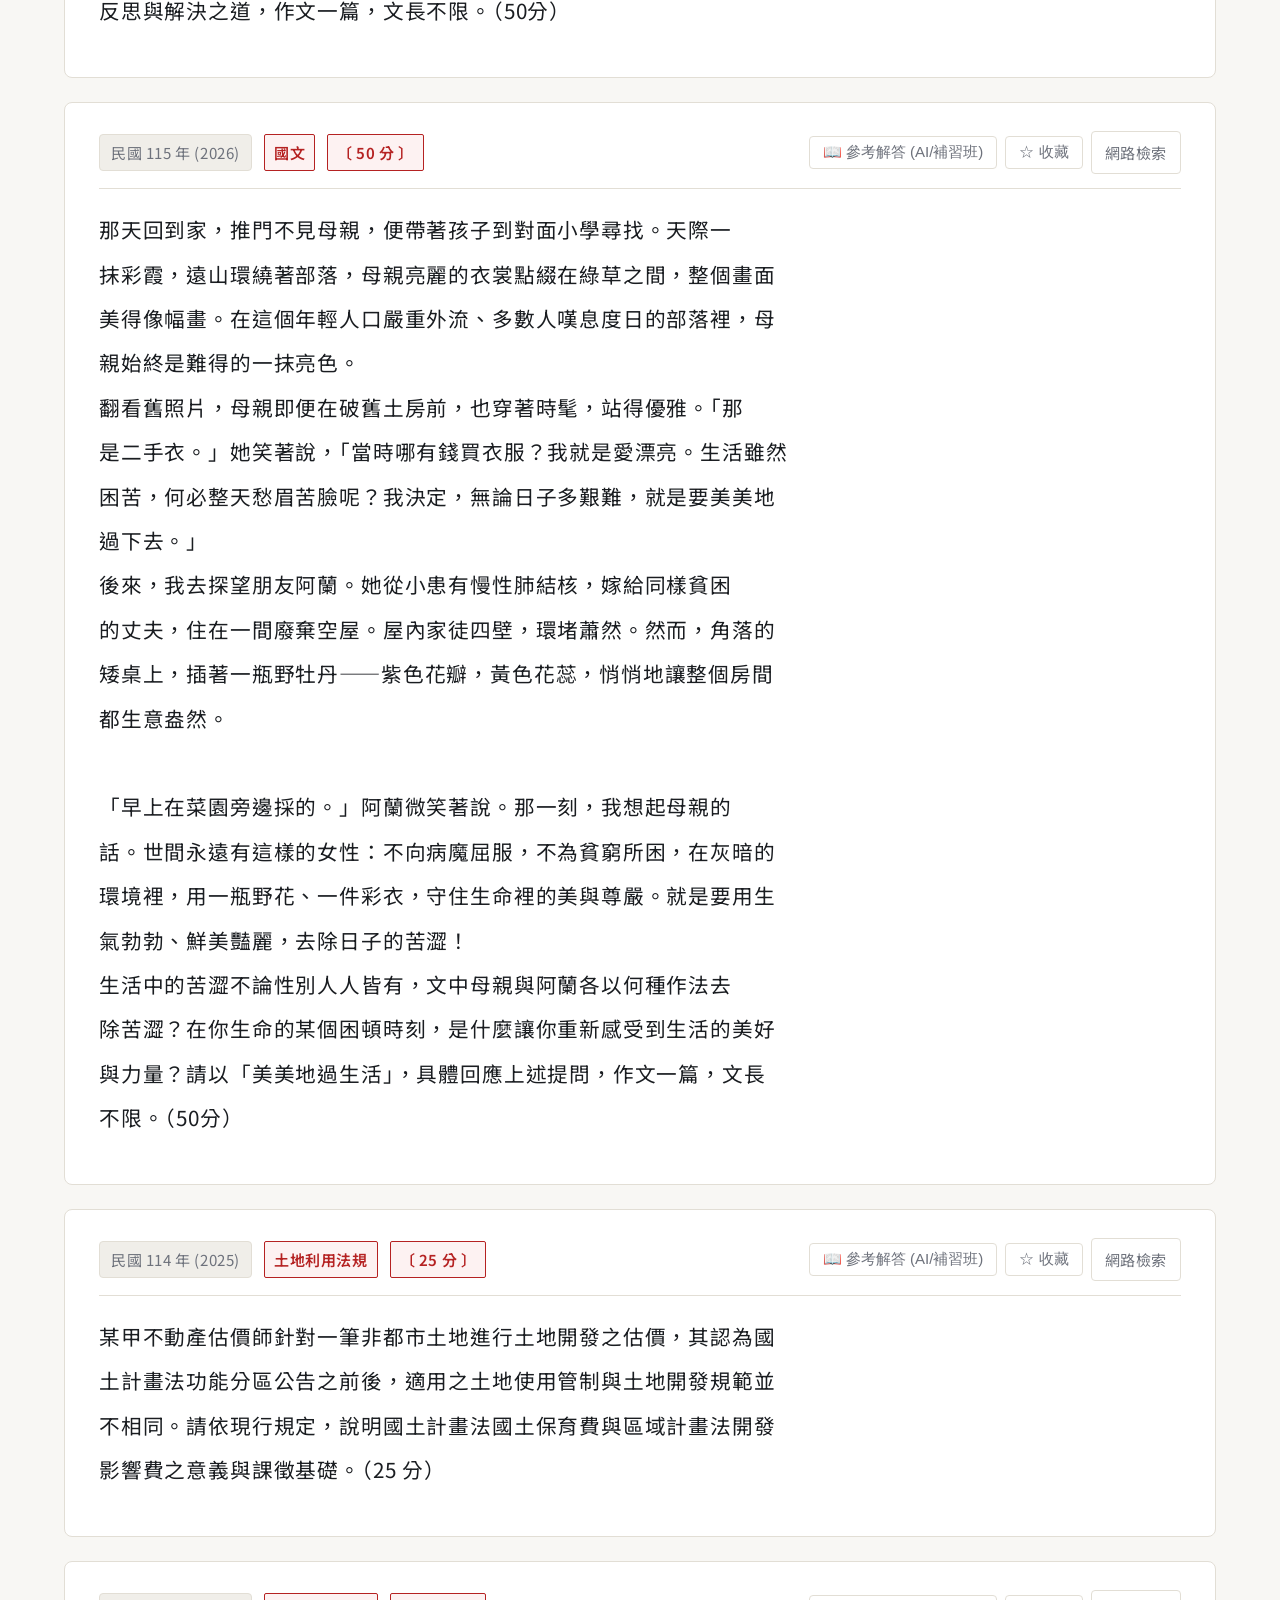
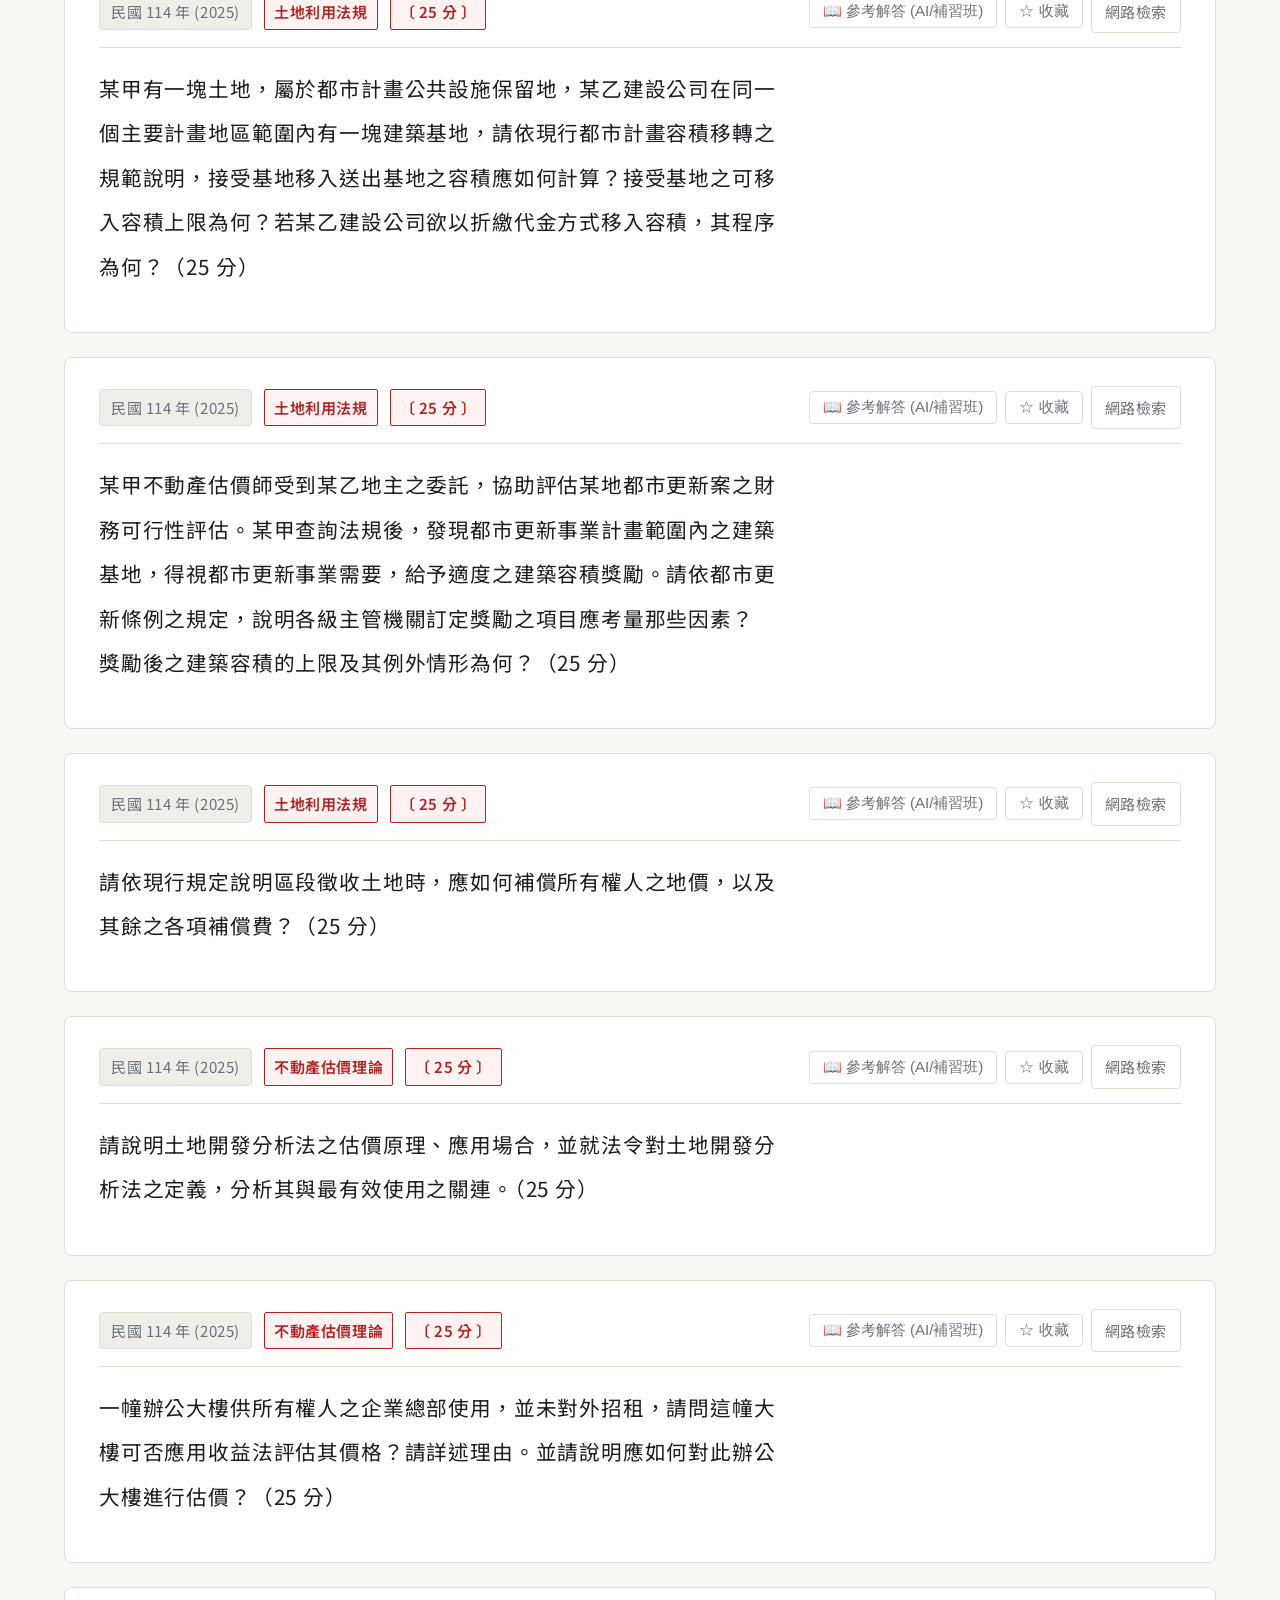
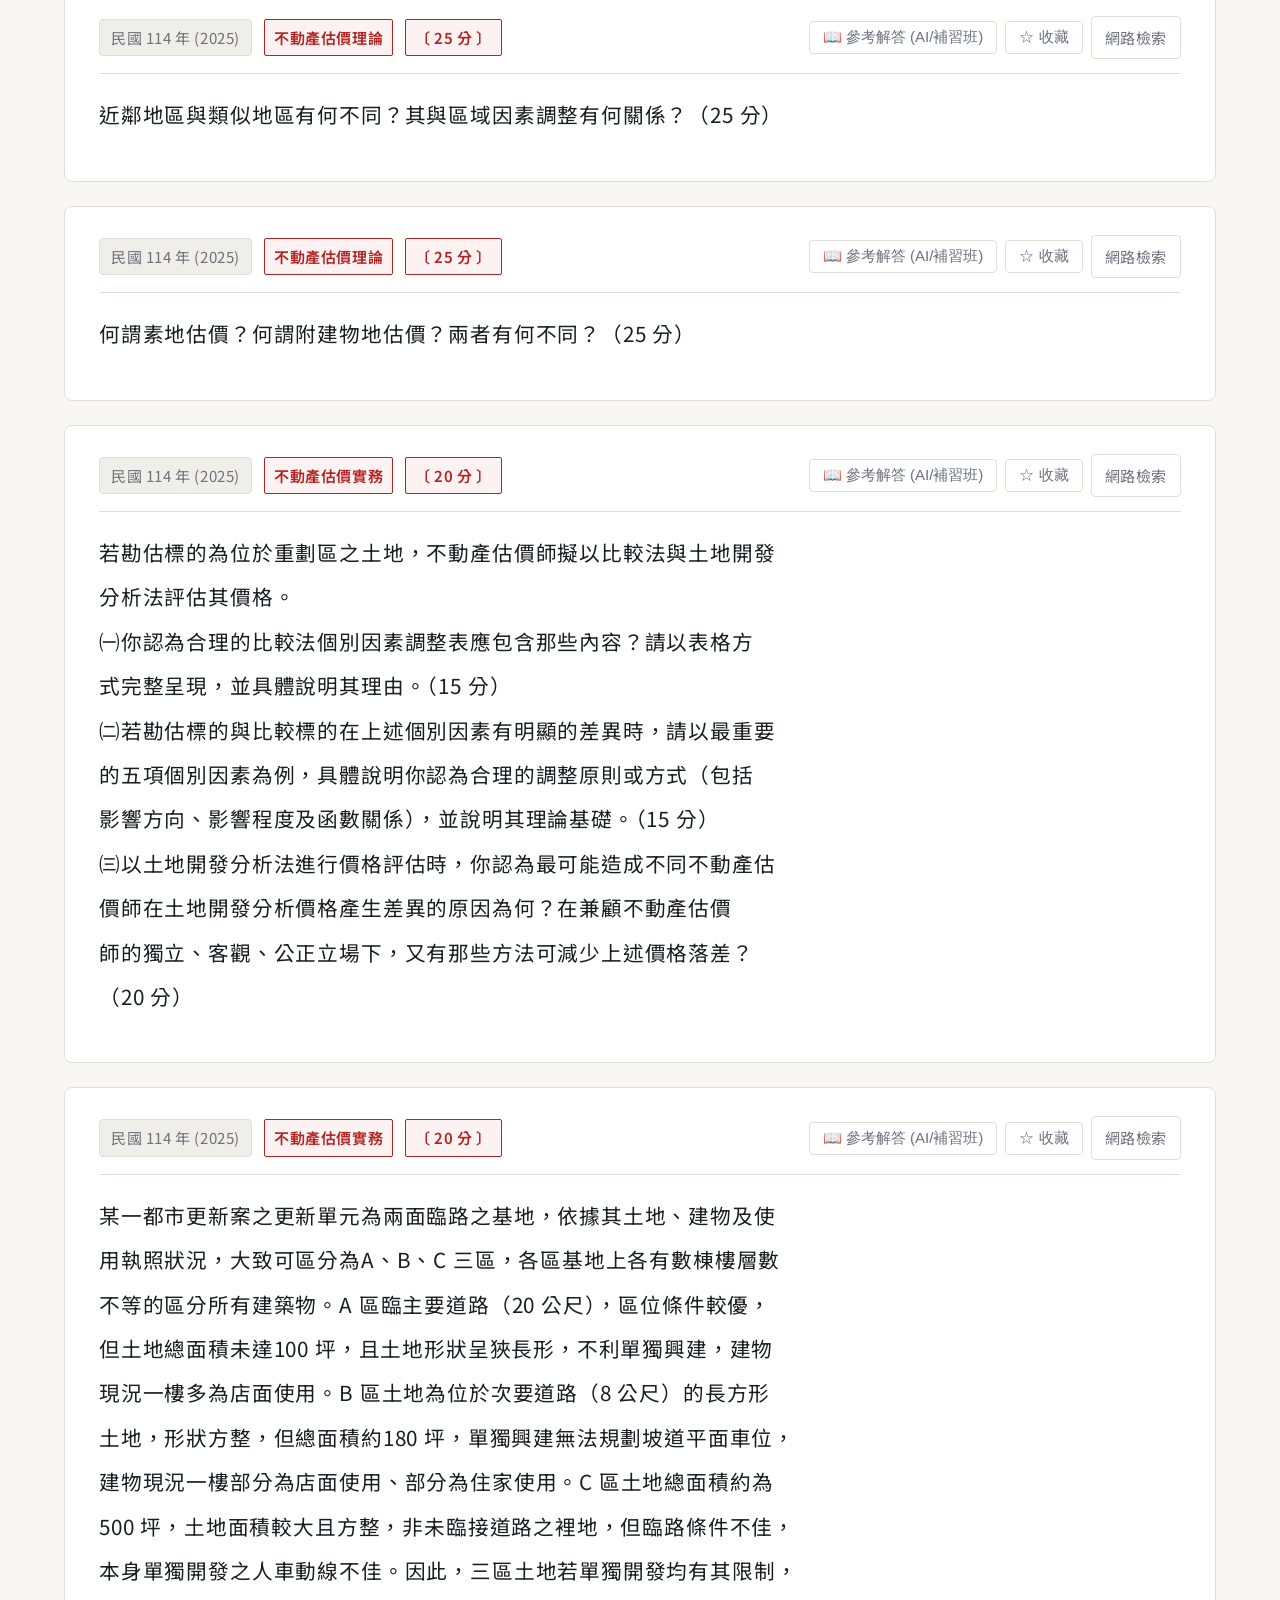
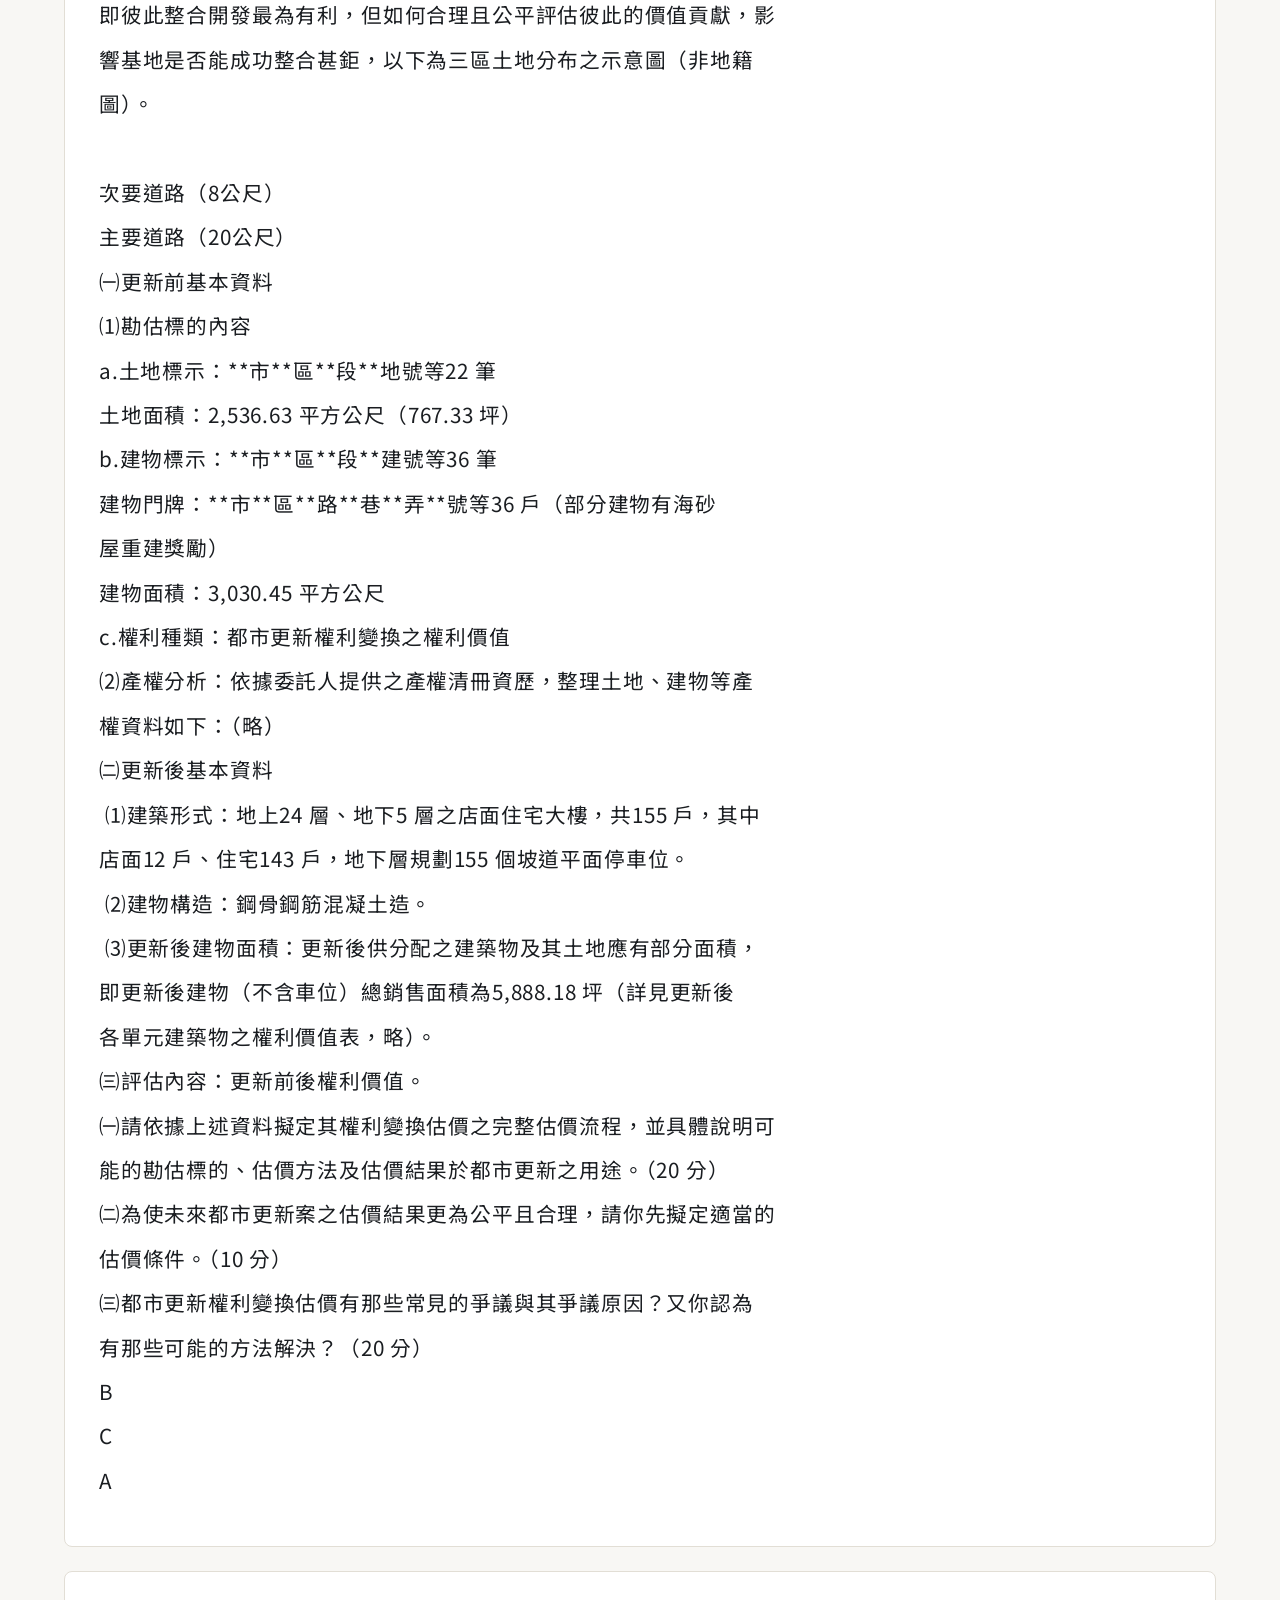
<file: web/index.html>
<!DOCTYPE html>
<html lang="zh-TW">
<head>
  <meta charset="UTF-8">
  <meta name="viewport" content="width=device-width, initial-scale=1.0, maximum-scale=5.0, viewport-fit=cover">
  <meta name="apple-mobile-web-app-capable" content="yes">
  <meta name="apple-mobile-web-app-status-bar-style" content="default">
  <meta name="theme-color" content="#f8f7f4">
  <title>不動產估價師歷屆試題・隨機模擬考卷</title>
  <link rel="stylesheet" href="style.css?v=2.0">
  <meta name="description" content="不動產估價師專技高考歷屆考古題模擬考卷系統，收錄民國 91~115 年 638 題，支援 AI 嚴謹法規擬答（依全國法規資料庫最新條文）與補習班參考解答、自訂隨機組卷、倒數計時與友善A4列印">
</head>
<body>

  <!-- App Header -->
  <header class="app-header">
    <div class="header-container">
      <div class="brand-area">
        <div>
          <h1 class="brand-title">不動產估價師歷屆試題</h1>
          <div class="brand-subtitle">收錄民國 91～115 年國家考試 638 題</div>
        </div>
      </div>

      <!-- Navigation Tabs (首頁預設為「題庫檢索」) -->
      <nav class="nav-tabs">
        <button class="tab-btn active" data-tab="search" onclick="switchTab('search')">
          題庫檢索
        </button>
        <button class="tab-btn" data-tab="statuteMap" onclick="switchTab('statuteMap')">
          法條考題地圖
        </button>
        <button class="tab-btn" data-tab="generator" onclick="switchTab('generator')">
          隨機組卷
        </button>
        <button class="tab-btn" data-tab="exam" onclick="switchTab('exam')">
          考卷作答室
        </button>
        <button class="tab-btn" data-tab="favorites" onclick="switchTab('favorites')">
          重點收藏
        </button>
        <button class="tab-btn" data-tab="stats" onclick="switchTab('stats')">
          題庫統計
        </button>
      </nav>

      <!-- Header Actions -->
      <div class="header-actions">
        <!-- Member Profile Capsule Button -->
        <button class="member-capsule-btn" id="memberHeaderBtn" onclick="openMemberModal()" title="查看會員等級稱號與貢獻積分中心">
          <span class="member-badge-icon">🐣</span>
          <span class="member-rank-name">估價學徒</span>
          <span class="member-pts-pill">0 pt</span>
        </button>

        <button class="btn-icon" id="fontSizeBtn" onclick="cycleFontSize()" title="調整字體大小（目前：舒適大字，點擊切換為特大護眼）">
          <span style="font-size:0.95rem; font-weight:700; font-family:serif;">Aa</span>
        </button>
        <button class="btn-icon" onclick="printExam()" title="友善 A4 列印考卷 (Ctrl+P)">🖨️</button>
        <button class="btn-icon" onclick="exportExamTxt()" title="匯出純文字檔">💾</button>
        <button class="btn-icon" onclick="toggleTheme()" title="切換深淺模式">🌓</button>
      </div>
    </div>
  </header>

  <!-- Main Container -->
  <main class="main-container" id="mainContent">

    <!-- TAB 1 (首頁): 題庫檢索 (Search & Bank) -->
    <section id="view-search" class="tab-content active">
      <div class="search-bar-box">
        <div class="search-input-wrapper">
          <input type="text" id="searchInput" class="search-input" 
            placeholder="檢索題目內文關鍵字（例如：抵押權、市地重劃、折現率、容積移轉、殘餘法）..." 
            oninput="renderSearchList()">
        </div>
        <select id="searchSubjectSelect" class="select-control" style="width: auto; min-width: 160px;" onchange="renderSearchList()">
          <option value="all">所有科目 (全部 638 題)</option>
          <option value="民法物權與不動產法規">民法物權與不動產法規</option>
          <option value="土地利用法規">土地利用法規</option>
          <option value="不動產投資分析">不動產投資分析</option>
          <option value="不動產經濟學">不動產經濟學</option>
          <option value="不動產估價理論">不動產估價理論</option>
          <option value="不動產估價實務">不動產估價實務</option>
          <option value="國文">國文</option>
        </select>
        <select id="searchYearSelect" class="select-control" style="width: auto; min-width: 115px;" onchange="renderSearchList()">
          <option value="all">所有年份 (91~115)</option>
          <option value="115">115 年 (最新)</option>
          <option value="114">114 年</option>
          <option value="113">113 年</option>
          <option value="112">112 年</option>
          <option value="111">111 年</option>
          <option value="110">110 年</option>
          <option value="109">109 年</option>
          <option value="108">108 年</option>
          <option value="107">107 年</option>
          <option value="106">106 年</option>
          <option value="105">105 年</option>
          <option value="104">104 年</option>
          <option value="103">103 年</option>
          <option value="102">102 年</option>
          <option value="101">101 年</option>
          <option value="100">100 年</option>
          <option value="99">99 年</option>
          <option value="98">98 年</option>
          <option value="97">97 年</option>
          <option value="96">96 年</option>
          <option value="95">95 年</option>
          <option value="94">94 年</option>
          <option value="93">93 年</option>
          <option value="92">92 年</option>
          <option value="91">91 年</option>
        </select>
        <select id="searchSortSelect" class="select-control" style="width: auto; min-width: 155px;" onchange="renderSearchList()">
          <option value="yearDesc" selected>最新年度優先 (115 → 91)</option>
          <option value="yearAsc">歷史年度優先 (91 → 115)</option>
        </select>
        <div class="stats-badge" id="searchCountBadge">載入中...</div>
      </div>

      <div id="searchResultContainer" class="question-list">
        <!-- Rendered by app.js -->
      </div>
    </section>

    <!-- TAB 2: 隨機組卷 (Generator) -->
    <section id="view-generator" class="tab-content" style="display:none;">
      <!-- Fast Presets Bar -->
      <div style="margin-bottom: 10px; font-size: 0.82rem; font-weight: 600; color: var(--text-muted); letter-spacing: 0.05em;">
        快速組卷範本
      </div>
      <div class="preset-bar">
        <button class="preset-chip highlight" onclick="quickPreset('full6')">
          全真六科大模擬 (24題)
        </button>
        <button class="preset-chip" onclick="quickPreset('civil4')">
          民法物權與不動產法規 (4題)
        </button>
        <button class="preset-chip" onclick="quickPreset('landuse4')">
          土地利用法規 (4題)
        </button>
        <button class="preset-chip" onclick="quickPreset('appraisal4')">
          不動產估價理論 (4題)
        </button>
        <button class="preset-chip" onclick="quickPreset('practice2')">
          不動產估價實務 (2題)
        </button>
        <button class="preset-chip" onclick="quickPreset('econ4')">
          不動產經濟學 (4題)
        </button>
        <button class="preset-chip" onclick="quickPreset('invest4')">
          不動產投資分析 (4題)
        </button>
        <button class="preset-chip" onclick="quickPreset('daily1')">
          每日一練 (1題)
        </button>
      </div>

      <!-- Custom Generator Form -->
      <div class="config-card">
        <h2 style="font-family: var(--font-serif); font-size: 1.1rem; font-weight: 700; margin-bottom: 20px; color: var(--text-sumi); letter-spacing: 0.06em;">
          自訂組卷條件
        </h2>

        <div class="config-grid">
          <!-- Subject Selector -->
          <div class="config-group" style="grid-column: 1 / -1;">
            <div style="display:flex; justify-content:space-between; align-items:center; margin-bottom: 10px;">
              <label style="margin-bottom:0;">考試科目（可自由勾選）：</label>
              <div style="display:flex; gap:6px;">
                <button type="button" class="timer-btn" onclick="selectAllProfessional()">選取專業 6 科</button>
                <button type="button" class="timer-btn" onclick="clearAllSubjects()">清除</button>
              </div>
            </div>
            <div class="subject-pills" id="subjectPills">
              <!-- Dynamically rendered -->
            </div>
          </div>

          <!-- Question Count -->
          <div class="config-group">
            <label for="qCountInput">抽取題數：</label>
            <select id="qCountInput" class="select-control">
              <option value="1">1 題（每日精練）</option>
              <option value="2">2 題</option>
              <option value="3">3 題</option>
              <option value="4" selected>4 題（標準國家考試申論題數）</option>
              <option value="5">5 題</option>
              <option value="6">6 題</option>
              <option value="8">8 題（雙科模擬）</option>
              <option value="24">24 題（六科大模擬考）</option>
            </select>
          </div>

          <!-- Year Range -->
          <div class="config-group">
            <label for="yearRangeSelect">收錄年份範圍：</label>
            <select id="yearRangeSelect" class="select-control">
              <option value="all" selected>全部年份（民國 91～115 年，共 25 年）</option>
              <option value="recent10">近 10 年精選（民國 106～115 年・推薦法規最新）</option>
              <option value="recent5">近 5 年衝刺（民國 111～115 年）</option>
              <option value="recent15">近 15 年（民國 101～115 年）</option>
            </select>
          </div>
        </div>

        <button class="btn-generate" onclick="generateExam()">
          隨機抽取題目並組成試卷
        </button>
      </div>
    </section>

    <!-- TAB 3: 考卷作答室 (Exam) -->
    <section id="view-exam" class="tab-content" style="display:none;">
      <!-- Exam Room Controls -->
      <div class="exam-toolbar">
        <div class="timer-box">
          <div style="font-size:0.8rem; font-weight:600; color:var(--text-muted); letter-spacing:0.05em;">作答時間</div>
          <div class="timer-display" id="timerDisplay">02:00:00</div>
          <button class="timer-btn" id="timerToggleBtn" onclick="toggleTimer()">開始</button>
          <button class="timer-btn" onclick="resetTimer()">重設</button>
        </div>

        <div class="exam-actions">
          <label class="switch-label" title="隱藏考題年份，交卷或點擊才揭曉出處">
            <input type="checkbox" id="blindModeToggle" onchange="onBlindModeChange()">
            <span>盲測模式</span>
          </label>
          <button class="btn-secondary" onclick="generateExam()" title="重新抽選一組試題">
            重新抽卷
          </button>
          <button class="btn-secondary" onclick="printExam()" title="友善 A4 排版列印">
            列印試卷
          </button>
          <button class="btn-primary" onclick="submitExamPaper()" title="完成模擬考交卷並獲得 10 點貢獻積分">
            📝 完成交卷 (+10pt)
          </button>
          <button class="btn-secondary" onclick="exportExamTxt()" title="匯出純文字檔">
            匯出文字檔
          </button>
        </div>
      </div>

      <!-- Exam Paper Content Container -->
      <div id="examPaperContainer">
        <!-- Rendered by app.js -->
      </div>
    </section>

    <!-- TAB 4: 我的收藏 (Favorites) -->
    <section id="view-favorites" class="tab-content" style="display:none;">
      <div style="display:flex; justify-content:space-between; align-items:center; margin-bottom:20px;">
        <h2 style="font-family: var(--font-serif); font-size:1.1rem; font-weight:700; color:var(--text-sumi);">重點收藏題庫</h2>
        <div class="stats-badge" id="favCountBadge">已收藏 0 題</div>
      </div>
      <div id="favoritesContainer">
        <!-- Rendered by app.js -->
      </div>
    </section>

    <!-- TAB 5: 題庫統計 (Stats) -->
    <section id="view-stats" class="tab-content" style="display:none;">
      <div id="statsContainer">
        <!-- Rendered by app.js -->
      </div>
    </section>

    <!-- TAB 6: 法條考題地圖 (Statute Map) -->
    <section id="view-statuteMap" class="tab-content" style="display:none;">
      <div class="search-bar-box" style="margin-bottom: 20px;">
        <div class="search-input-wrapper">
          <input type="text" id="statuteSearchInput" class="search-input" 
            placeholder="檢索法規名稱、條號或考點關鍵字（例如：78、866、34-1、土地開發、抵押權、重劃、收益資本化）..." 
            oninput="renderStatuteMapView()">
        </div>
        <select id="statuteCategorySelect" class="select-control" style="width: auto; min-width: 180px;" onchange="renderStatuteMapView()">
          <option value="all">所有法規分類 (全部條文)</option>
          <option value="技術規則">不動產估價技術規則</option>
          <option value="民法">民法（物權編及相關）</option>
          <option value="土地法">土地法與平均地權條例</option>
          <option value="土地利用">土地利用與都市規劃法規</option>
          <option value="土地稅法">土地稅法規</option>
          <option value="公報裁判">估價公報與司法裁判</option>
        </select>
      </div>
      <div id="statuteMapSummaryBanner" style="margin-bottom: 20px;">
        <!-- Rendered by app.js -->
      </div>
      <div id="statuteMapContainer">
        <!-- Rendered by app.js -->
      </div>
    </section>

  </main>

  <!-- Member Profile Modal (會員中心・稱號與榮譽榜) -->
  <div id="memberProfileModal" class="modal-backdrop" style="display:none;" onclick="if(event.target===this)closeMemberModal()">
    <div class="modal-card member-modal-card">
      <div class="modal-header">
        <div style="display:flex; align-items:center; gap:8px;">
          <span style="font-size:1.3rem;">🎖️</span>
          <h2 class="modal-title">考友會員中心・榮譽稱號與積分</h2>
        </div>
        <button class="modal-close-btn" onclick="closeMemberModal()">✕</button>
      </div>
      
      <!-- Sub-tabs for Member Modal -->
      <div class="member-modal-tabs">
        <button class="member-tab-btn active" id="btnMemberTabProfile" onclick="window.switchMemberModalTab('profile')">個人稱號與進度</button>
        <button class="member-tab-btn" id="btnMemberTabAccount" onclick="window.switchMemberModalTab('account')">🔐 帳號登入與跨端同步</button>
        <button class="member-tab-btn" id="btnMemberTabHall" onclick="window.switchMemberModalTab('hall')">稱號圖鑑 (5大階級)</button>
        <button class="member-tab-btn" id="btnMemberTabLeaderboard" onclick="window.switchMemberModalTab('leaderboard')">考友貢獻榮譽榜</button>
      </div>

      <div class="modal-body" style="padding-top:14px; max-height:75vh; overflow-y:auto;">
        <!-- Tab 1: Profile & Progress -->
        <div id="memberTabProfile" class="member-tab-view active">
          <div id="memberModalProfileInfo"></div>
        </div>

        <!-- Tab 2: Account Login & Multi-Device Sync -->
        <div id="memberTabAccount" class="member-tab-view" style="display:none;">
          <div id="memberModalAccountContainer"></div>
        </div>

        <!-- Tab 3: Hall of Ranks -->
        <div id="memberTabHall" class="member-tab-view" style="display:none;">
          <div style="font-size:0.85rem; color:var(--text-muted); margin-bottom:12px;">
            在考題留下解題筆記、獲得考友點讚或完成模擬考，即可累積貢獻積分晉升稱號！
          </div>
          <div id="memberModalRanksHall" class="ranks-hall-grid"></div>
        </div>

        <!-- Tab 4: Leaderboard -->
        <div id="memberTabLeaderboard" class="member-tab-view" style="display:none;">
          <div style="font-size:0.85rem; color:var(--text-muted); margin-bottom:12px;">
            全台考友互相砥礪、共同上榜！前 10 名貢獻度最高的考友榮譽排行：
          </div>
          <div id="memberModalLeaderboard"></div>
        </div>
      </div>
    </div>
  </div>

  <!-- Load Data and Logic -->
  <script src="questions_data.js"></script>
  <script src="answers_data.js"></script>
  <script src="supabase_config.js"></script>
  <script src="membership.js?v=2.0"></script>
  <script src="app.js?v=2.0"></script>
</body>
</html>
</file>
<file: web/style.css>
/* 日系簡約・和風素雅風 (Japanese Minimalist Aesthetic) */
@import url('https://fonts.googleapis.com/css2?family=Noto+Serif+TC:wght@400;600;700;900&family=Noto+Sans+TC:wght@300;400;500;700&display=swap');

:root {
  --bg-washi: #f8f7f4;         /* 暖和紙底色 */
  --bg-card: #ffffff;          /* 純白紙張 */
  --bg-subtle: #f0eee9;        /* 灰米色素底 */
  --text-sumi: #1a1d21;        /* 沉墨黑（加強清晰對比） */
  --text-body: #2d3139;        /* 深灰正文（清晰易讀） */
  --text-muted: #6e727c;       /* 鼠灰輔助 */
  --border-line: #e2ded5;      /* 纖細砂岩邊框 */
  --border-active: #1a1d21;    /* 聚焦點沉墨 */
  --accent-vermilion: #b52222;  /* 朱印紅（配分・警示・重點） */
  --accent-vermilion-bg: #fdf2f2;
  --accent-indigo: #253b54;     /* 藍染靛青 */
  --accent-indigo-bg: #edf3f9;
  --accent-bamboo: #3b5749;     /* 竹青 */
  --accent-bamboo-bg: #ecf4f0;
  --radius-sm: 4px;
  --radius-md: 8px;
  --radius-lg: 12px;
  --font-serif: "Noto Serif TC", "Source Han Serif TC", "Songti TC", "STSong", serif;
  --font-sans: "Noto Sans TC", -apple-system, BlinkMacSystemFont, "Segoe UI", "Microsoft JhengHei", sans-serif;
  --shadow-subtle: 0 1px 3px rgba(0, 0, 0, 0.04), 0 1px 2px rgba(0, 0, 0, 0.02);

  /* 預設字體大小等級：舒適大字模式（專為長篇閱讀與法律條文優化，放大約 15%） */
  --fs-base: 17.5px;
  --fs-q-body: 1.18rem;        /* ~20.6px（題幹正文，大字清晰不吃力） */
  --fs-ans-body: 1.12rem;      /* ~19.6px（參考擬答正文） */
  --fs-keypoint: 1.05rem;      /* ~18.4px（答題精華要點） */
  --fs-notes: 1.05rem;         /* ~18.4px（筆記輸入區） */
  --fs-card-title: 1.25rem;    /* 標題與大題號 */
  --fs-sub-title: 1.12rem;     /* 名師解析標題 */
  --fs-controls: 0.98rem;      /* 下拉選單、搜尋框與標籤 */
  --fs-badges: 0.86rem;        /* 分數、年份與按鈕 */
}

/* 特大護眼模式 (Extra Large - 超清晰護眼) */
[data-font-size="xlarge"] {
  --fs-base: 19.5px;
  --fs-q-body: 1.32rem;        /* ~25.7px 超大題文字體 */
  --fs-ans-body: 1.25rem;      /* ~24.3px 超大解析字體 */
  --fs-keypoint: 1.16rem;      /* ~22.6px */
  --fs-notes: 1.16rem;
  --fs-card-title: 1.4rem;
  --fs-sub-title: 1.25rem;
  --fs-controls: 1.08rem;
  --fs-badges: 0.95rem;
}

/* 標準模式 (Standard) */
[data-font-size="standard"] {
  --fs-base: 15px;
  --fs-q-body: 1.02rem;
  --fs-ans-body: 0.95rem;
  --fs-keypoint: 0.88rem;
  --fs-notes: 0.9rem;
  --fs-card-title: 1.12rem;
  --fs-sub-title: 1.0rem;
  --fs-controls: 0.88rem;
  --fs-badges: 0.78rem;
}

[data-theme="dark"] {
  --bg-washi: #16181c;         /* 硯黑底色 */
  --bg-card: #202329;          /* 深墨紙色 */
  --bg-subtle: #292d35;        /* 炭灰素底 */
  --text-sumi: #f5f3ef;        /* 宣紙白（清晰高對比） */
  --text-body: #dedbd4;        /* 淺灰正文 */
  --text-muted: #959ba8;       /* 灰泥輔助 */
  --border-line: #353b47;      /* 沉黑邊框 */
  --border-active: #95b3d7;
  --accent-vermilion: #e55353;
  --accent-vermilion-bg: #381e22;
  --accent-indigo: #85a9d6;
  --accent-indigo-bg: #1d2a3a;
  --accent-bamboo: #78a38c;
  --accent-bamboo-bg: #1c2b23;
  --shadow-subtle: 0 1px 3px rgba(0, 0, 0, 0.3);
}

* {
  box-sizing: border-box;
  margin: 0;
  padding: 0;
}

html {
  font-size: var(--fs-base);
}

body {
  font-family: var(--font-sans);
  background-color: var(--bg-washi);
  color: var(--text-body);
  line-height: 1.95;
  letter-spacing: 0.035em;
  min-height: 100vh;
  display: flex;
  flex-direction: column;
  transition: background-color 0.25s ease, color 0.25s ease;
}

/* Header */
.app-header {
  background-color: var(--bg-card);
  border-bottom: 1px solid var(--border-line);
  position: sticky;
  top: 0;
  z-index: 100;
  font-size: 15px;
}

.header-container {
  max-width: 1240px;
  margin: 0 auto;
  padding: 10px 20px;
  display: flex;
  align-items: center;
  justify-content: space-between;
  flex-wrap: nowrap;
  gap: 12px;
}

.brand-area {
  display: flex;
  align-items: center;
  gap: 10px;
  flex-shrink: 0;
}

.brand-icon {
  width: 36px;
  height: 36px;
  background-color: var(--text-sumi);
  color: var(--bg-card);
  border-radius: var(--radius-sm);
  display: flex;
  align-items: center;
  justify-content: center;
  font-size: 1.1rem;
  font-family: var(--font-serif);
  font-weight: 700;
  letter-spacing: 0;
}

.brand-title {
  font-family: var(--font-serif);
  font-size: 1.1rem;
  font-weight: 700;
  color: var(--text-sumi);
  letter-spacing: 0.04em;
  white-space: nowrap;
}

.brand-subtitle {
  font-size: 0.78rem;
  color: var(--text-muted);
  letter-spacing: 0.05em;
  margin-top: 1px;
  white-space: nowrap;
}

/* Nav Tabs */
.nav-tabs {
  display: flex;
  gap: 3px;
  background: var(--bg-subtle);
  padding: 3px;
  border-radius: var(--radius-md);
  border: 1px solid var(--border-line);
  flex-shrink: 0;
}

.tab-btn {
  background: transparent;
  border: none;
  padding: 6px 12px;
  border-radius: 5px;
  font-family: var(--font-sans);
  font-size: 0.85rem;
  font-weight: 500;
  color: var(--text-muted);
  cursor: pointer;
  transition: all 0.2s ease;
  display: flex;
  align-items: center;
  gap: 4px;
  white-space: nowrap;
}

.tab-btn:hover {
  color: var(--text-sumi);
}

.tab-btn.active {
  background: var(--bg-card);
  color: var(--text-sumi);
  font-weight: 600;
  box-shadow: var(--shadow-subtle);
}

.header-actions {
  display: flex;
  align-items: center;
  gap: 6px;
  flex-shrink: 0;
}

.btn-icon {
  background: transparent;
  border: 1px solid var(--border-line);
  color: var(--text-muted);
  width: 34px;
  height: 34px;
  border-radius: var(--radius-sm);
  cursor: pointer;
  display: flex;
  align-items: center;
  justify-content: center;
  font-size: 0.95rem;
  transition: all 0.2s ease;
}

.btn-icon:hover {
  background: var(--bg-subtle);
  color: var(--text-sumi);
  border-color: var(--text-sumi);
}

/* Main Container */
.main-container {
  max-width: 1200px;
  width: 100%;
  margin: 28px auto;
  padding: 0 24px;
  flex: 1;
}

/* Preset Chips */
.preset-bar {
  display: flex;
  gap: 10px;
  overflow-x: auto;
  padding-bottom: 8px;
  margin-bottom: 24px;
}

.preset-chip {
  background: var(--bg-card);
  border: 1px solid var(--border-line);
  color: var(--text-body);
  padding: 8px 17px;
  border-radius: 20px;
  font-size: 0.92rem;
  font-weight: 500;
  cursor: pointer;
  white-space: nowrap;
  transition: all 0.2s ease;
  display: flex;
  align-items: center;
  gap: 6px;
}

.preset-chip:hover {
  border-color: var(--text-sumi);
  color: var(--text-sumi);
  background: var(--bg-subtle);
}

.preset-chip.highlight {
  background: var(--accent-vermilion-bg);
  border-color: var(--accent-vermilion);
  color: var(--accent-vermilion);
  font-weight: 600;
}

/* Config Card */
.config-card {
  background: var(--bg-card);
  border: 1px solid var(--border-line);
  border-radius: var(--radius-md);
  padding: 28px 32px;
  box-shadow: var(--shadow-subtle);
  margin-bottom: 28px;
}

.config-grid {
  display: grid;
  grid-template-columns: repeat(auto-fit, minmax(280px, 1fr));
  gap: 24px;
  margin-bottom: 24px;
}

.config-group label {
  display: block;
  font-size: 0.98rem;
  font-weight: 600;
  margin-bottom: 10px;
  color: var(--text-sumi);
  letter-spacing: 0.04em;
}

.subject-pills {
  display: flex;
  flex-wrap: wrap;
  gap: 10px;
}

.subject-pill {
  padding: 8px 18px;
  border-radius: var(--radius-sm);
  font-size: 0.94rem;
  border: 1px solid var(--border-line);
  background: var(--bg-subtle);
  color: var(--text-muted);
  cursor: pointer;
  user-select: none;
  transition: all 0.2s ease;
}

.subject-pill:hover {
  border-color: var(--text-sumi);
  color: var(--text-sumi);
}

.subject-pill.active {
  background: var(--text-sumi);
  color: var(--bg-card);
  border-color: var(--text-sumi);
  font-weight: 500;
}

.select-control, .input-control {
  width: 100%;
  padding: 11px 16px;
  border-radius: var(--radius-sm);
  border: 1px solid var(--border-line);
  background: var(--bg-card);
  color: var(--text-sumi);
  font-family: inherit;
  font-size: var(--fs-controls);
  outline: none;
  transition: border-color 0.2s ease;
}

.select-control:focus, .input-control:focus {
  border-color: var(--border-active);
}

.btn-generate {
  background: var(--text-sumi);
  color: var(--bg-card);
  border: none;
  padding: 15px 32px;
  border-radius: var(--radius-sm);
  font-family: var(--font-serif);
  font-size: 1.12rem;
  font-weight: 600;
  letter-spacing: 0.08em;
  cursor: pointer;
  display: flex;
  align-items: center;
  justify-content: center;
  gap: 10px;
  width: 100%;
  transition: all 0.2s ease;
}

.btn-generate:hover {
  opacity: 0.9;
  transform: translateY(-1px);
}

.btn-generate:active {
  transform: translateY(0);
}

/* Exam Toolbar */
.exam-toolbar {
  background: var(--bg-card);
  border: 1px solid var(--border-line);
  border-radius: var(--radius-md);
  padding: 14px 24px;
  margin-bottom: 24px;
  display: flex;
  align-items: center;
  justify-content: space-between;
  flex-wrap: wrap;
  gap: 14px;
  box-shadow: var(--shadow-subtle);
}

.timer-box {
  display: flex;
  align-items: center;
  gap: 10px;
}

.timer-display {
  font-family: ui-monospace, SFMono-Regular, Consolas, monospace;
  font-size: 1.6rem;
  font-weight: 700;
  color: var(--text-sumi);
  background: var(--bg-subtle);
  padding: 4px 14px;
  border-radius: var(--radius-sm);
  letter-spacing: 1.5px;
  border: 1px solid var(--border-line);
}

.timer-display.warning {
  color: #b45309;
  border-color: #fde68a;
  background: #fefce8;
}

.timer-display.danger {
  color: var(--accent-vermilion);
  border-color: #fca5a5;
  background: var(--accent-vermilion-bg);
}

.timer-btn {
  background: var(--bg-card);
  border: 1px solid var(--border-line);
  color: var(--text-body);
  padding: 7px 15px;
  border-radius: var(--radius-sm);
  font-size: 0.9rem;
  font-weight: 500;
  cursor: pointer;
  transition: all 0.2s ease;
}

.timer-btn:hover {
  border-color: var(--text-sumi);
  color: var(--text-sumi);
}

.exam-actions {
  display: flex;
  align-items: center;
  gap: 10px;
}

.switch-label {
  display: flex;
  align-items: center;
  gap: 8px;
  font-size: 0.92rem;
  font-weight: 500;
  cursor: pointer;
  color: var(--text-muted);
}

.btn-secondary {
  background: var(--bg-card);
  border: 1px solid var(--border-line);
  color: var(--text-body);
  padding: 8px 18px;
  border-radius: var(--radius-sm);
  font-size: 0.92rem;
  font-weight: 500;
  cursor: pointer;
  display: flex;
  align-items: center;
  gap: 6px;
  transition: all 0.2s ease;
}

.btn-secondary:hover {
  border-color: var(--text-sumi);
  color: var(--text-sumi);
}

.btn-primary {
  background: var(--text-sumi);
  border: 1px solid var(--text-sumi);
  color: var(--bg-card);
  padding: 8px 18px;
  border-radius: var(--radius-sm);
  font-size: 0.92rem;
  font-weight: 500;
  cursor: pointer;
  display: flex;
  align-items: center;
  gap: 6px;
  transition: all 0.2s ease;
}

.btn-primary:hover {
  opacity: 0.9;
}

/* Exam Paper - Japanese Book/Test Style */
.exam-paper {
  background: var(--bg-card);
  border: 1px solid var(--border-line);
  border-radius: var(--radius-md);
  box-shadow: var(--shadow-subtle);
  padding: 44px 52px;
  margin-bottom: 40px;
  position: relative;
}

.paper-header {
  text-align: center;
  border-bottom: 1.5px solid var(--text-sumi);
  padding-bottom: 24px;
  margin-bottom: 32px;
}

.paper-title {
  font-family: var(--font-serif);
  font-size: 1.65rem;
  font-weight: 700;
  letter-spacing: 0.1em;
  color: var(--text-sumi);
  margin-bottom: 12px;
}

.paper-meta {
  display: flex;
  justify-content: center;
  flex-wrap: wrap;
  gap: 24px;
  font-size: 1.0rem;
  color: var(--text-muted);
  letter-spacing: 0.05em;
}

.paper-meta strong {
  color: var(--text-sumi);
  font-weight: 600;
}

.paper-instructions {
  background: var(--bg-washi);
  border-left: 3.5px solid var(--text-sumi);
  padding: 16px 20px;
  border-radius: 0 var(--radius-sm) var(--radius-sm) 0;
  font-size: 0.95rem;
  color: var(--text-muted);
  line-height: 1.95;
  margin-bottom: 32px;
}

/* Question Items */
.question-item {
  border: 1px solid var(--border-line);
  border-radius: var(--radius-md);
  padding: 28px 34px;
  margin-bottom: 24px;
  background: var(--bg-card);
  transition: border-color 0.2s ease;
}

.question-item:hover {
  border-color: #c8c5bc;
}

.question-header {
  display: flex;
  align-items: center;
  justify-content: space-between;
  margin-bottom: 18px;
  padding-bottom: 14px;
  border-bottom: 1px solid var(--border-line);
}

.question-title-area {
  display: flex;
  align-items: center;
  gap: 12px;
}

.q-badge-num {
  font-family: var(--font-serif);
  font-size: 1.25rem;
  font-weight: 700;
  color: var(--text-sumi);
  letter-spacing: 0.05em;
}

.q-badge-pts {
  border: 1px solid var(--accent-vermilion);
  color: var(--accent-vermilion);
  background: var(--accent-vermilion-bg);
  padding: 3px 9px;
  border-radius: 2px;
  font-size: var(--fs-badges);
  font-weight: 600;
  letter-spacing: 0.04em;
}

.q-badge-year {
  background: var(--bg-subtle);
  color: var(--text-muted);
  border: 1px solid var(--border-line);
  padding: 3px 11px;
  border-radius: var(--radius-sm);
  font-size: var(--fs-badges);
  letter-spacing: 0.04em;
}

.q-badge-blind {
  background: var(--bg-subtle);
  color: var(--text-muted);
  border: 1px dashed var(--border-line);
  padding: 3px 11px;
  border-radius: var(--radius-sm);
  font-size: var(--fs-badges);
  cursor: pointer;
  transition: all 0.2s ease;
}

.q-badge-blind:hover {
  color: var(--text-sumi);
  border-color: var(--text-sumi);
}

.question-item-actions {
  display: flex;
  align-items: center;
  gap: 8px;
}

.btn-q-action {
  text-decoration: none;
  background: transparent;
  border: 1px solid var(--border-line);
  color: var(--text-muted);
  padding: 6px 13px;
  border-radius: var(--radius-sm);
  font-size: var(--fs-badges);
  cursor: pointer;
  transition: all 0.2s ease;
  display: flex;
  align-items: center;
  gap: 5px;
}

.btn-q-action:hover {
  border-color: var(--text-sumi);
  color: var(--text-sumi);
}

.btn-q-action.active {
  background: var(--accent-vermilion-bg);
  border-color: var(--accent-vermilion);
  color: var(--accent-vermilion);
}

.question-body {
  font-size: var(--fs-q-body);
  color: var(--text-sumi);
  white-space: pre-wrap;
  line-height: 2.15;
  letter-spacing: 0.04em;
  margin-bottom: 16px;
}

/* Washi Memo / Scratchpad */
.scratchpad-container {
  margin-top: 20px;
  background: var(--bg-washi);
  border: 1px solid var(--border-line);
  border-radius: var(--radius-sm);
  padding: 16px 20px;
}

.scratchpad-header {
  display: flex;
  align-items: center;
  justify-content: space-between;
  margin-bottom: 10px;
  font-size: 0.94rem;
  font-weight: 600;
  color: var(--text-muted);
}

.scratchpad-textarea {
  width: 100%;
  min-height: 110px;
  padding: 12px 16px;
  border: 1px solid var(--border-line);
  border-radius: var(--radius-sm);
  background: var(--bg-card);
  color: var(--text-sumi);
  font-family: inherit;
  font-size: var(--fs-notes);
  line-height: 1.85;
  resize: vertical;
  outline: none;
  transition: border-color 0.2s ease;
}

.scratchpad-textarea:focus {
  border-color: var(--border-active);
}

/* Search Box */
.search-bar-box {
  display: flex;
  gap: 10px;
  margin-bottom: 24px;
  flex-wrap: wrap;
  align-items: center;
}

.search-input-wrapper {
  flex: 1 1 200px;
  position: relative;
  min-width: 180px;
}

.search-input {
  width: 100%;
  padding: 12px 18px;
  border-radius: var(--radius-sm);
  border: 1px solid var(--border-line);
  background: var(--bg-card);
  color: var(--text-sumi);
  font-size: var(--fs-controls);
  outline: none;
  transition: border-color 0.2s ease;
}

.search-input:focus {
  border-color: var(--border-active);
}

.stats-badge {
  display: inline-flex;
  align-items: center;
  gap: 6px;
  background: var(--bg-subtle);
  color: var(--text-sumi);
  border: 1px solid var(--border-line);
  padding: 6px 14px;
  border-radius: var(--radius-sm);
  font-size: var(--fs-badges);
  font-weight: 500;
}

/* Empty State */
.empty-state {
  text-align: center;
  padding: 60px 20px;
  color: var(--text-muted);
}

.empty-icon {
  font-size: 2.4rem;
  margin-bottom: 12px;
  opacity: 0.8;
}

/* Print Friendly Layout */
@media print {
  body {
    background: white !important;
    color: black !important;
    font-size: 11pt !important;
    line-height: 1.7 !important;
  }

  .app-header,
  .exam-toolbar,
  .preset-bar,
  .config-card,
  .nav-tabs,
  .question-item-actions,
  .scratchpad-container,
  .btn-icon,
  .btn-q-action {
  text-decoration: none;
    display: none !important;
  }

  .main-container {
    max-width: 100% !important;
    margin: 0 !important;
    padding: 0 !important;
  }

  .exam-paper {
    border: none !important;
    box-shadow: none !important;
    padding: 0 !important;
    margin: 0 !important;
  }

  .paper-header {
    border-bottom: 1.5px solid black !important;
    margin-bottom: 24px !important;
  }

  .question-item {
    border: none !important;
    border-bottom: 1px dashed #bbb !important;
    border-radius: 0 !important;
    padding: 16px 0 !important;
    page-break-inside: avoid;
  }

  .question-body {
    font-size: 11pt !important;
    line-height: 1.8 !important;
  }

  .print-handwriting-lines {
    display: block !important;
    height: 120px;
    border-bottom: 1px dashed #ccc;
    margin-top: 15px;
  }
}

.print-handwriting-lines {
  display: none;
}


/* Three-Version Answer Drawer - Japanese Minimalist Style */
.answer-drawer {
  margin-top: 20px;
  background: var(--bg-washi);
  border: 1px solid var(--border-line);
  border-radius: var(--radius-sm);
  padding: 22px 26px;
  animation: fadeIn 0.2s ease;
}

@keyframes fadeIn {
  from { opacity: 0; transform: translateY(-4px); }
  to { opacity: 1; transform: translateY(0); }
}

.answer-drawer-header {
  display: flex;
  align-items: center;
  justify-content: space-between;
  flex-wrap: wrap;
  gap: 12px;
  padding-bottom: 14px;
  margin-bottom: 16px;
  border-bottom: 1px solid var(--border-line);
}

.answer-tabs {
  display: flex;
  gap: 8px;
}

.ans-tab-btn {
  background: var(--bg-card);
  border: 1px solid var(--border-line);
  color: var(--text-muted);
  padding: 8px 18px;
  border-radius: var(--radius-sm);
  font-size: 0.94rem;
  font-weight: 500;
  cursor: pointer;
  transition: all 0.2s ease;
}

.ans-tab-btn:hover {
  color: var(--text-sumi);
  border-color: var(--text-sumi);
}

.ans-tab-btn.active {
  background: var(--text-sumi);
  color: var(--bg-card);
  border-color: var(--text-sumi);
  font-weight: 600;
}

.ans-actions {
  display: flex;
  align-items: center;
  gap: 8px;
}

.ans-info-row {
  display: flex;
  align-items: center;
  justify-content: space-between;
  flex-wrap: wrap;
  gap: 10px;
  margin-bottom: 14px;
}

.ans-teacher-title {
  font-family: var(--font-serif);
  font-size: var(--fs-sub-title);
  font-weight: 700;
  color: var(--text-sumi);
  display: flex;
  align-items: center;
  gap: 10px;
}

.ans-focus-tag {
  font-size: var(--fs-badges);
  color: var(--text-muted);
  background: var(--bg-subtle);
  border: 1px solid var(--border-line);
  padding: 3px 10px;
  border-radius: 2px;
}

.ans-laws-list {
  display: flex;
  flex-wrap: wrap;
  gap: 8px;
  margin-bottom: 16px;
}

.ans-law-badge {
  font-size: var(--fs-badges);
  color: var(--accent-bamboo);
  background: var(--accent-bamboo-bg);
  border: 1px solid rgba(70, 96, 82, 0.2);
  padding: 4px 11px;
  border-radius: 2px;
  font-weight: 500;
}

.ans-keypoints-box {
  background: var(--bg-card);
  border: 1px solid var(--border-line);
  border-left: 4px solid var(--accent-vermilion);
  border-radius: var(--radius-sm);
  padding: 16px 20px;
  margin-bottom: 18px;
}

.ans-keypoints-title {
  font-size: 1.02rem;
  font-weight: 700;
  color: var(--text-sumi);
  margin-bottom: 12px;
  display: flex;
  align-items: center;
  justify-content: space-between;
}

.ans-keypoint-item {
  display: flex;
  align-items: flex-start;
  justify-content: space-between;
  gap: 10px;
  font-size: var(--fs-keypoint);
  line-height: 1.95;
  color: var(--text-body);
  padding: 7px 0;
  border-bottom: 1px dashed var(--border-line);
}

.ans-keypoint-item:last-child {
  border-bottom: none;
}

.btn-quote-point {
  background: transparent;
  border: 1px solid var(--border-line);
  color: var(--text-muted);
  font-size: 0.82rem;
  padding: 3px 8px;
  border-radius: 2px;
  cursor: pointer;
  white-space: nowrap;
  transition: all 0.2s ease;
}

.btn-quote-point:hover {
  background: var(--accent-vermilion-bg);
  color: var(--accent-vermilion);
  border-color: var(--accent-vermilion);
}

.ans-model-box {
  background: var(--bg-card);
  border: 1px solid var(--border-line);
  border-radius: var(--radius-sm);
  padding: 20px 24px;
}

.ans-model-text {
  font-size: var(--fs-ans-body);
  color: var(--text-sumi);
  white-space: pre-wrap;
  line-height: 2.15;
  letter-spacing: 0.035em;
}

.solution-highlight-badge {
  display: inline-flex;
  align-items: center;
  padding: 3px 10px;
  border-radius: 3px;
  font-weight: 700;
  font-size: 0.95rem;
  margin: 6px 0;
}

.solution-highlight-badge.badge-graph {
  background: rgba(43, 90, 115, 0.1);
  color: #1e4b66;
  border: 1px solid rgba(43, 90, 115, 0.3);
}

.solution-highlight-badge.badge-calc {
  background: rgba(70, 96, 82, 0.1);
  color: var(--accent-bamboo);
  border: 1px solid rgba(70, 96, 82, 0.3);
}

/* AI Disclaimer & National Statutes Box */
.ai-disclaimer-box {
  background: var(--bg-card);
  border: 1px solid var(--border-line);
  border-left: 4px solid var(--accent-bamboo);
  border-radius: var(--radius-sm);
  padding: 14px 18px;
  margin-bottom: 16px;
  font-size: 0.92rem;
  line-height: 1.8;
  color: var(--text-body);
}

.ai-badge {
  display: inline-flex;
  align-items: center;
  gap: 5px;
  background: var(--accent-bamboo-bg);
  color: var(--accent-bamboo);
  font-weight: 700;
  font-size: 0.82rem;
  padding: 2px 8px;
  border-radius: 2px;
  margin-bottom: 6px;
}

.statutes-card {
  background: var(--bg-card);
  border: 1px solid var(--border-line);
  border-radius: var(--radius-sm);
  padding: 16px 20px;
  margin-bottom: 18px;
}

.statutes-header {
  display: flex;
  align-items: center;
  justify-content: space-between;
  margin-bottom: 12px;
}

.statutes-title {
  font-size: 0.98rem;
  font-weight: 700;
  color: var(--text-sumi);
  display: flex;
  align-items: center;
  gap: 8px;
}

.statute-item {
  background: var(--bg-washi);
  border: 1px solid var(--border-line);
  border-radius: var(--radius-sm);
  padding: 12px 16px;
  margin-bottom: 10px;
}

.statute-item:last-child {
  margin-bottom: 0;
}

.statute-name {
  font-weight: 700;
  color: var(--accent-bamboo);
  font-size: 0.92rem;
  display: flex;
  align-items: center;
  justify-content: space-between;
  margin-bottom: 6px;
}

.statute-source {
  font-size: 0.76rem;
  color: var(--text-muted);
  background: var(--bg-subtle);
  border: 1px solid var(--border-line);
  padding: 1px 6px;
  border-radius: 2px;
}

.statute-text {
  font-size: var(--fs-keypoint);
  color: var(--text-sumi);
  line-height: 1.85;
  white-space: pre-wrap;
}

/* Cram School Answer Cards */
.cram-source-badge {
  display: inline-flex;
  align-items: center;
  gap: 6px;
  background: rgba(62, 79, 107, 0.08);
  color: #3e4f6b;
  border: 1px solid rgba(62, 79, 107, 0.2);
  padding: 4px 10px;
  border-radius: 2px;
  font-size: 0.86rem;
  font-weight: 600;
}

.cram-verified-tag {
  background: var(--accent-bamboo-bg);
  color: var(--accent-bamboo);
  border: 1px solid rgba(70, 96, 82, 0.25);
  font-size: 0.8rem;
  padding: 2px 7px;
  border-radius: 2px;
  font-weight: 600;
}

.cram-uncollected-box {
  background: var(--bg-card);
  border: 1px solid var(--border-line);
  border-radius: var(--radius-sm);
  padding: 28px 24px;
  text-align: center;
}

.cram-uncollected-icon {
  font-size: 2.2rem;
  margin-bottom: 10px;
}

.cram-uncollected-title {
  font-size: 1.08rem;
  font-weight: 700;
  color: var(--text-sumi);
  margin-bottom: 8px;
}

.cram-uncollected-desc {
  font-size: 0.92rem;
  color: var(--text-muted);
  max-width: 600px;
  margin: 0 auto 20px;
  line-height: 1.85;
}

.cram-uncollected-actions {
  display: flex;
  justify-content: center;
  gap: 12px;
  flex-wrap: wrap;
}

.cram-custom-card {
  background: var(--bg-card);
  border: 1px solid var(--accent-vermilion);
  border-radius: var(--radius-sm);
  padding: 18px 22px;
  margin-top: 14px;
}

/* Toast Notification */
.app-toast {
  position: fixed;
  bottom: 28px;
  left: 50%;
  transform: translateX(-50%) translateY(20px);
  background: rgba(26, 29, 33, 0.95);
  color: #ffffff;
  padding: 11px 22px;
  border-radius: var(--radius-sm);
  font-size: 0.95rem;
  font-weight: 500;
  box-shadow: 0 6px 20px rgba(0, 0, 0, 0.2);
  opacity: 0;
  pointer-events: none;
  transition: all 0.25s ease;
  z-index: 1000;
  letter-spacing: 0.04em;
}

.app-toast.show {
  opacity: 1;
  transform: translateX(-50%) translateY(0);
}

/* Statute Map Styling */
.statute-summary-banner {
  background: var(--bg-card);
  border: 1px solid var(--border-line);
  border-left: 4px solid var(--accent-indigo);
  border-radius: var(--radius-md);
  padding: 16px 20px;
  display: flex;
  justify-content: space-between;
  align-items: center;
  flex-wrap: wrap;
  gap: 12px;
}
.statute-summary-title {
  font-family: var(--font-serif);
  font-size: var(--fs-sub-title);
  font-weight: 700;
  color: var(--text-sumi);
}
.statute-summary-desc {
  font-size: var(--fs-keypoint);
  color: var(--text-muted);
}
.statute-card {
  background-color: var(--bg-card);
  border: 1px solid var(--border-line);
  border-radius: var(--radius-md);
  margin-bottom: 16px;
  overflow: hidden;
  box-shadow: var(--shadow-subtle);
  transition: all 0.2s ease;
}
.statute-card:hover {
  border-color: var(--border-active);
}
.statute-card-header {
  padding: 14px 18px;
  display: flex;
  justify-content: space-between;
  align-items: center;
  cursor: pointer;
  background-color: var(--bg-card);
  user-select: none;
}
.statute-card-header:hover {
  background-color: var(--bg-washi);
}
.statute-card-title-box {
  display: flex;
  align-items: center;
  gap: 12px;
  flex: 1;
}
.statute-law-badge {
  background-color: var(--accent-indigo-bg);
  color: var(--accent-indigo);
  font-size: var(--fs-badges);
  font-weight: 700;
  padding: 4px 8px;
  border-radius: var(--radius-sm);
  white-space: nowrap;
}
.statute-law-title {
  font-family: var(--font-serif);
  font-size: var(--fs-card-title);
  font-weight: 700;
  color: var(--text-sumi);
}
.statute-card-stats {
  display: flex;
  align-items: center;
  gap: 12px;
}
.statute-count-badge {
  background-color: var(--accent-vermilion-bg);
  color: var(--accent-vermilion);
  font-size: var(--fs-badges);
  font-weight: 700;
  padding: 4px 10px;
  border-radius: var(--radius-sm);
  border: 1px solid rgba(181, 34, 34, 0.25);
  white-space: nowrap;
}
.statute-toggle-arrow {
  color: var(--text-muted);
  font-size: 0.85rem;
  transition: transform 0.2s;
}
.statute-card.open .statute-toggle-arrow {
  transform: rotate(180deg);
}
.statute-card-body {
  display: none;
  padding: 0 18px 18px 18px;
  background-color: var(--bg-washi);
  border-top: 1px dashed var(--border-line);
}
.statute-card.open .statute-card-body {
  display: block;
}
.statute-text-display {
  margin-top: 14px;
  padding: 12px 16px;
  background-color: var(--bg-card);
  border-left: 3px solid var(--accent-indigo);
  border-radius: var(--radius-sm);
  font-size: var(--fs-ans-body);
  color: var(--text-body);
  line-height: 1.8;
  white-space: pre-wrap;
}
.statute-questions-heading {
  margin-top: 16px;
  margin-bottom: 8px;
  font-size: var(--fs-sub-title);
  font-weight: 700;
  color: var(--text-sumi);
  display: flex;
  align-items: center;
  gap: 6px;
}
.statute-q-row {
  display: flex;
  justify-content: space-between;
  align-items: center;
  padding: 10px 14px;
  background-color: var(--bg-card);
  border: 1px solid var(--border-line);
  border-radius: var(--radius-sm);
  margin-bottom: 8px;
  gap: 12px;
  transition: background-color 0.15s;
}
.statute-q-row:hover {
  background-color: var(--bg-subtle);
}
.statute-q-title-text {
  flex: 1;
  font-size: var(--fs-keypoint);
  color: var(--text-body);
  overflow: hidden;
  text-overflow: ellipsis;
  white-space: nowrap;
}
.statute-view-btn {
  background-color: transparent;
  color: var(--accent-indigo);
  border: 1px solid var(--accent-indigo);
  padding: 4px 10px;
  border-radius: var(--radius-sm);
  font-size: var(--fs-badges);
  font-weight: 600;
  cursor: pointer;
  white-space: nowrap;
  transition: all 0.15s;
}
.statute-view-btn:hover {
  background-color: var(--accent-indigo);
  color: #ffffff;
}

/* ========================================================
   Membership, Gamification & Community Notes Styles
   ======================================================== */

/* Header Member Capsule Button */
.member-capsule-btn {
  display: inline-flex;
  align-items: center;
  gap: 7px;
  background-color: var(--bg-card);
  border: 1.5px solid var(--border-line);
  border-radius: 20px;
  padding: 4px 12px;
  cursor: pointer;
  font-family: inherit;
  font-size: 0.84rem;
  color: var(--text-sumi);
  transition: all 0.2s ease;
  white-space: nowrap;
}

.member-capsule-btn:hover {
  background-color: var(--bg-subtle);
  transform: translateY(-1px);
  box-shadow: 0 2px 8px rgba(0, 0, 0, 0.06);
}

.member-badge-icon {
  font-size: 1.05rem;
}

.member-rank-name {
  font-weight: 700;
  letter-spacing: 0.02em;
}

.member-nickname {
  color: var(--text-muted);
  max-width: 90px;
  overflow: hidden;
  text-overflow: ellipsis;
}

.member-pts-pill {
  background-color: var(--accent-bamboo-bg);
  color: var(--accent-bamboo);
  border: 1px solid rgba(70, 96, 82, 0.25);
  font-weight: 700;
  font-size: 0.76rem;
  padding: 1px 7px;
  border-radius: 10px;
}

/* Modal Backdrop & Shared Modal Styles */
.modal-backdrop {
  position: fixed;
  top: 0;
  left: 0;
  width: 100vw;
  height: 100vh;
  background-color: rgba(26, 26, 26, 0.58);
  display: flex;
  align-items: center;
  justify-content: center;
  z-index: 9999;
  backdrop-filter: blur(3px);
}

.modal-header {
  display: flex;
  justify-content: space-between;
  align-items: center;
  padding: 16px 24px;
  border-bottom: 1px solid var(--border-line);
  background: var(--bg-card);
}

.modal-title {
  margin: 0;
  font-size: 1.15rem;
  font-weight: 700;
  color: var(--text-sumi);
  font-family: var(--font-serif);
}

.modal-close-btn {
  background: transparent;
  border: none;
  font-size: 1.25rem;
  color: var(--text-muted);
  cursor: pointer;
  padding: 4px 8px;
  border-radius: var(--radius-sm);
  transition: all 0.15s;
}

.modal-close-btn:hover {
  background: var(--bg-subtle);
  color: var(--text-sumi);
}

.modal-body {
  padding: 16px 24px 24px 24px;
}

/* Member Profile Modal */
.member-modal-card {
  max-width: 720px;
  width: 92%;
  background: var(--bg-card);
  border: 1px solid var(--border-line);
  border-radius: var(--radius-md);
  box-shadow: 0 12px 36px rgba(0, 0, 0, 0.15);
  overflow: hidden;
}

.member-modal-tabs {
  display: flex;
  gap: 8px;
  padding: 8px 24px 0 24px;
  border-bottom: 1px solid var(--border-line);
  background-color: var(--bg-subtle);
}

.member-tab-btn {
  background: transparent;
  border: none;
  border-bottom: 3px solid transparent;
  padding: 10px 14px;
  font-size: 0.92rem;
  font-weight: 600;
  color: var(--text-muted);
  cursor: pointer;
  transition: all 0.2s ease;
}

.member-tab-btn:hover {
  color: var(--text-sumi);
}

.member-tab-btn.active {
  color: var(--accent-indigo);
  border-bottom-color: var(--accent-indigo);
  font-weight: 700;
}

/* Member Hero Card */
.member-hero-card {
  border: 1.5px solid var(--border-line);
  border-radius: var(--radius-sm);
  padding: 20px 24px;
  margin-bottom: 16px;
  transition: all 0.3s ease;
}

.member-hero-header {
  display: flex;
  align-items: center;
  gap: 16px;
  margin-bottom: 18px;
}

.member-avatar-box {
  width: 58px;
  height: 58px;
  border-radius: 50%;
  background: var(--bg-card);
  border: 2px solid var(--border-line);
  display: flex;
  align-items: center;
  justify-content: center;
  font-size: 2rem;
  box-shadow: 0 2px 8px rgba(0, 0, 0, 0.08);
}

.member-hero-meta {
  flex: 1;
}

.member-hero-name {
  margin: 0;
  font-size: 1.25rem;
  font-weight: 700;
  color: var(--text-sumi);
  font-family: var(--font-serif);
}

.btn-text-edit {
  background: transparent;
  border: 1px solid var(--border-line);
  color: var(--text-muted);
  border-radius: 4px;
  padding: 1px 6px;
  cursor: pointer;
  font-size: 0.8rem;
}
.btn-text-edit:hover {
  background: var(--bg-subtle);
  color: var(--text-sumi);
}

.member-hero-rank {
  font-size: 0.95rem;
  font-weight: 700;
  margin-top: 4px;
}

.member-hero-pts {
  text-align: right;
}

.pts-number {
  font-size: 1.6rem;
  font-weight: 800;
  color: var(--text-sumi);
  line-height: 1;
  font-family: var(--font-sans);
}

.pts-label {
  font-size: 0.78rem;
  color: var(--text-muted);
  margin-top: 3px;
}

/* Progress Bar */
.member-progress-box {
  margin-bottom: 18px;
  background: var(--bg-card);
  padding: 12px 16px;
  border-radius: var(--radius-sm);
  border: 1px solid var(--border-line);
}

.member-progress-bar-bg {
  width: 100%;
  height: 10px;
  background: var(--border-line);
  border-radius: 5px;
  overflow: hidden;
  margin-bottom: 8px;
}

.member-progress-bar-fill {
  height: 100%;
  border-radius: 5px;
  transition: width 0.5s ease;
}

.member-progress-label {
  font-size: 0.83rem;
  color: var(--text-muted);
  line-height: 1.5;
}

.member-progress-label strong {
  color: var(--accent-vermilion);
}

/* Stats Grid */
.member-stats-grid {
  display: grid;
  grid-template-columns: repeat(4, 1fr);
  gap: 10px;
}

.stat-cell {
  background: var(--bg-card);
  border: 1px solid var(--border-line);
  border-radius: var(--radius-sm);
  padding: 10px 12px;
  text-align: center;
}

.stat-num {
  font-size: 1.25rem;
  font-weight: 700;
  color: var(--text-sumi);
}

.stat-name {
  font-size: 0.78rem;
  color: var(--text-muted);
  margin-top: 2px;
}

/* Hall of Ranks */
.ranks-hall-grid {
  display: flex;
  flex-direction: column;
  gap: 10px;
}

.rank-card {
  display: flex;
  align-items: center;
  gap: 14px;
  padding: 12px 18px;
  background: var(--bg-card);
  border: 1px solid var(--border-line);
  border-radius: var(--radius-sm);
  transition: all 0.2s ease;
}

.rank-card.current {
  border-color: var(--accent-indigo);
  background: var(--accent-indigo-bg);
}

.rank-card-icon {
  font-size: 1.8rem;
  width: 44px;
  text-align: center;
}

.rank-card-meta {
  flex: 1;
}

.rank-card-title {
  font-size: 1rem;
  font-weight: 700;
  color: var(--text-sumi);
  display: flex;
  align-items: center;
  gap: 8px;
}

.rank-current-badge {
  background: var(--accent-indigo);
  color: #ffffff;
  font-size: 0.72rem;
  font-weight: 600;
  padding: 1px 6px;
  border-radius: 3px;
}

.rank-card-score {
  font-size: 0.8rem;
  color: var(--text-muted);
  font-weight: 600;
  margin-top: 2px;
}

.rank-card-desc {
  font-size: 0.82rem;
  color: var(--text-body);
  margin-top: 3px;
}

.status-tag {
  font-size: 0.8rem;
  font-weight: 600;
  padding: 3px 8px;
  border-radius: 3px;
}

.status-tag.unlocked {
  background: #e8f5e9;
  color: #198754;
}

.status-tag.locked {
  background: var(--bg-subtle);
  color: var(--text-muted);
}

/* Leaderboard Table */
.leaderboard-table {
  width: 100%;
  border-collapse: collapse;
  font-size: 0.88rem;
}

.leaderboard-table th {
  background: var(--bg-subtle);
  padding: 9px 12px;
  text-align: left;
  font-weight: 600;
  color: var(--text-muted);
  border-bottom: 1.5px solid var(--border-line);
}

.leaderboard-table td {
  padding: 10px 12px;
  border-bottom: 1px solid var(--border-line);
  color: var(--text-body);
}

.leaderboard-me-row {
  background: #fff8e6 !important;
  font-weight: 700;
}

.table-rank-badge {
  font-weight: 600;
  font-size: 0.83rem;
}

/* Points Toast */
.points-toast {
  position: fixed;
  bottom: 24px;
  right: 24px;
  background: var(--text-sumi);
  color: #ffffff;
  padding: 14px 20px;
  border-radius: var(--radius-sm);
  box-shadow: 0 8px 24px rgba(0, 0, 0, 0.2);
  z-index: 9999;
  transform: translateY(120%);
  opacity: 0;
  transition: all 0.35s cubic-bezier(0.175, 0.885, 0.32, 1.275);
  pointer-events: none;
}

.points-toast.show {
  transform: translateY(0);
  opacity: 1;
}

.toast-pts {
  font-size: 1.15rem;
  font-weight: 800;
  color: #ffc107;
  letter-spacing: 0.03em;
}

.toast-desc {
  font-size: 0.88rem;
  margin-top: 2px;
  color: #e0e0e0;
}

.toast-rank {
  font-size: 0.78rem;
  margin-top: 5px;
  color: #bdbdbd;
}

/* Level Up Celebration Modal */
.levelup-modal-backdrop {
  z-index: 10000;
}

.levelup-card {
  background: var(--bg-card);
  border: 1.5px solid var(--border-line);
  max-width: 440px;
  width: 90%;
  text-align: center;
  padding: 32px 28px;
  border-radius: var(--radius-md);
  box-shadow: 0 16px 48px rgba(0, 0, 0, 0.25);
  animation: levelupScale 0.4s cubic-bezier(0.175, 0.885, 0.32, 1.275);
}

@keyframes levelupScale {
  0% { transform: scale(0.7); opacity: 0; }
  100% { transform: scale(1); opacity: 1; }
}

.levelup-icon {
  font-size: 4rem;
  line-height: 1;
  margin-bottom: 12px;
}

.levelup-title {
  font-size: 1.4rem;
  font-weight: 800;
  color: var(--accent-vermilion);
  margin-bottom: 6px;
  font-family: var(--font-serif);
}

.levelup-subtitle {
  font-size: 0.95rem;
  color: var(--text-muted);
}

.levelup-rank {
  font-size: 1.6rem;
  font-weight: 800;
  margin: 10px 0;
  letter-spacing: 0.05em;
  font-family: var(--font-serif);
}

.levelup-desc {
  font-size: 0.9rem;
  color: var(--text-body);
  line-height: 1.6;
  margin-bottom: 16px;
  padding: 0 10px;
}

.levelup-points {
  font-size: 0.9rem;
  color: var(--text-muted);
  background: var(--bg-subtle);
  padding: 8px 14px;
  border-radius: var(--radius-sm);
  margin-bottom: 20px;
}

.levelup-btn {
  width: 100%;
  padding: 12px 0;
  font-size: 1rem;
  font-weight: 700;
}

/* ========================================================
   Answer Drawer Community Notes (考友社群筆記)
   ======================================================== */

.comm-notes-container {
  display: flex;
  flex-direction: column;
  gap: 16px;
}

.comm-notes-header {
  display: flex;
  justify-content: space-between;
  align-items: center;
  padding-bottom: 10px;
  border-bottom: 1px solid var(--border-line);
}

.comm-reward-tip {
  font-size: 0.82rem;
  color: var(--accent-vermilion);
  background: var(--accent-vermilion-bg);
  padding: 4px 10px;
  border-radius: 3px;
  font-weight: 600;
}

.comm-note-list {
  display: flex;
  flex-direction: column;
  gap: 12px;
}

.comm-note-card {
  background: var(--bg-card);
  border: 1px solid var(--border-line);
  border-radius: var(--radius-sm);
  padding: 14px 18px;
  transition: all 0.2s ease;
}

.comm-note-card:hover {
  border-color: #adb5bd;
}

.comm-note-card.featured {
  border-left: 4px solid #f59e0b;
  background: #fffdfa;
}

.comm-note-author-row {
  display: flex;
  justify-content: space-between;
  align-items: center;
  margin-bottom: 8px;
}

.comm-author-info {
  display: flex;
  align-items: center;
  gap: 8px;
}

.comm-author-name {
  font-weight: 700;
  font-size: 0.93rem;
  color: var(--text-sumi);
}

.comm-rank-tag {
  font-size: 0.76rem;
  font-weight: 600;
  padding: 2px 7px;
  border-radius: 10px;
  border: 1px solid currentColor;
}

.comm-featured-tag {
  background: #fef3c7;
  color: #b45309;
  font-size: 0.72rem;
  font-weight: 700;
  padding: 2px 6px;
  border-radius: 3px;
}

.comm-time {
  font-size: 0.78rem;
  color: var(--text-muted);
}

.comm-note-content {
  font-size: var(--fs-ans-body);
  color: var(--text-sumi);
  line-height: 1.85;
  white-space: pre-wrap;
  margin-bottom: 12px;
}

.comm-note-actions {
  display: flex;
  justify-content: flex-end;
  align-items: center;
  gap: 8px;
}

.comm-upvote-btn {
  background: var(--bg-subtle);
  border: 1px solid var(--border-line);
  border-radius: 14px;
  padding: 4px 12px;
  font-size: 0.82rem;
  font-weight: 600;
  color: var(--text-body);
  cursor: pointer;
  display: inline-flex;
  align-items: center;
  gap: 5px;
  transition: all 0.2s ease;
}

.comm-upvote-btn:hover {
  background: #e8f5e9;
  color: #198754;
  border-color: #a3cfbb;
}

.comm-upvote-btn.upvoted {
  background: #e8f5e9;
  color: #198754;
  border-color: #198754;
  cursor: default;
}

/* Editor for new community note */
.comm-editor-card {
  background: var(--bg-card);
  border: 1.5px solid var(--border-line);
  border-radius: var(--radius-sm);
  padding: 16px 20px;
  margin-top: 10px;
}

.comm-editor-title {
  font-size: 0.95rem;
  font-weight: 700;
  color: var(--text-sumi);
  margin-bottom: 8px;
  display: flex;
  align-items: center;
  justify-content: space-between;
}

.comm-editor-textarea {
  width: 100%;
  box-sizing: border-box;
  min-height: 90px;
  padding: 10px 14px;
  border: 1px solid var(--border-line);
  border-radius: var(--radius-sm);
  font-family: inherit;
  font-size: 0.92rem;
  line-height: 1.6;
  resize: vertical;
  background: var(--bg-main);
  color: var(--text-sumi);
  margin-bottom: 10px;
}

.comm-editor-textarea:focus {
  outline: none;
  border-color: var(--accent-indigo);
  box-shadow: 0 0 0 2px rgba(62, 79, 107, 0.12);
}

.comm-editor-footer {
  display: flex;
  justify-content: space-between;
  align-items: center;
}

.comm-publish-btn {
  background: var(--accent-indigo);
  color: #ffffff;
  border: none;
  padding: 8px 18px;
  border-radius: var(--radius-sm);
  font-size: 0.88rem;
  font-weight: 600;
  cursor: pointer;
  transition: all 0.2s ease;
}

.comm-publish-btn:hover {
  background: #2f3d54;
  transform: translateY(-1px);
}

/* ========================================================
   Account Auth & Multi-Device Sync Styles
   ======================================================== */
.member-auth-dot {
  display: inline-flex;
  align-items: center;
  justify-content: center;
  width: 16px;
  height: 16px;
  background-color: #198754;
  color: #ffffff;
  border-radius: 50%;
  font-size: 0.65rem;
  font-weight: 700;
  margin-left: 2px;
}

.auth-container {
  padding: 6px 0;
}

.auth-guest-notice {
  background: var(--bg-subtle);
  border-left: 3.5px solid var(--accent-indigo);
  padding: 12px 16px;
  border-radius: var(--radius-sm);
  font-size: 0.88rem;
  color: var(--text-body);
  line-height: 1.6;
  margin-bottom: 16px;
}

.auth-nav-pills {
  display: flex;
  gap: 6px;
  background: var(--bg-subtle);
  padding: 4px;
  border-radius: var(--radius-sm);
  margin-bottom: 18px;
  border: 1px solid var(--border-line);
}

.auth-nav-pill {
  flex: 1;
  text-align: center;
  padding: 8px 10px;
  font-size: 0.88rem;
  font-weight: 600;
  border: none;
  background: transparent;
  color: var(--text-muted);
  cursor: pointer;
  border-radius: 4px;
  transition: all 0.2s ease;
}

.auth-nav-pill:hover {
  color: var(--text-sumi);
}

.auth-nav-pill.active {
  background: var(--bg-card);
  color: var(--text-sumi);
  box-shadow: 0 1px 3px rgba(0, 0, 0, 0.08);
}

.auth-form-group {
  margin-bottom: 14px;
}

.auth-form-label {
  display: block;
  font-size: 0.86rem;
  font-weight: 600;
  color: var(--text-sumi);
  margin-bottom: 6px;
}

.auth-input {
  width: 100%;
  box-sizing: border-box;
  padding: 10px 14px;
  border: 1px solid var(--border-line);
  border-radius: var(--radius-sm);
  background: var(--bg-card);
  color: var(--text-sumi);
  font-size: 0.94rem;
  outline: none;
  transition: border-color 0.2s ease;
}

.auth-input:focus {
  border-color: var(--accent-indigo);
  box-shadow: 0 0 0 2px rgba(37, 59, 84, 0.12);
}

.auth-submit-btn {
  width: 100%;
  padding: 11px 18px;
  background: var(--accent-indigo);
  color: #ffffff;
  border: none;
  border-radius: var(--radius-sm);
  font-size: 0.94rem;
  font-weight: 600;
  cursor: pointer;
  transition: all 0.2s ease;
  margin-top: 8px;
}

.auth-submit-btn:hover {
  background: #1d2e42;
  transform: translateY(-1px);
}

.auth-card-logged-in {
  background: var(--bg-card);
  border: 1.5px solid var(--border-line);
  border-radius: var(--radius-md);
  padding: 18px 20px;
  margin-bottom: 16px;
}

.auth-status-badge {
  display: inline-flex;
  align-items: center;
  gap: 5px;
  padding: 3px 10px;
  border-radius: 12px;
  font-size: 0.8rem;
  font-weight: 600;
}

.auth-status-badge.synced {
  background: #e8f5e9;
  color: #198754;
  border: 1px solid #a3cfbb;
}

.auth-status-badge.guest {
  background: #fff3cd;
  color: #856404;
  border: 1px solid #ffeeba;
}

.sync-passkey-box {
  background: var(--bg-subtle);
  border: 1px dashed var(--border-line);
  border-radius: var(--radius-sm);
  padding: 12px 14px;
  margin: 14px 0;
}

.sync-passkey-textarea {
  width: 100%;
  box-sizing: border-box;
  font-family: ui-monospace, SFMono-Regular, Consolas, monospace;
  font-size: 0.8rem;
  height: 60px;
  padding: 8px;
  background: var(--bg-card);
  border: 1px solid var(--border-line);
  border-radius: 4px;
  resize: none;
  color: var(--text-body);
}

.auth-btn-row {
  display: flex;
  gap: 10px;
  margin-top: 14px;
  flex-wrap: wrap;
}

/* ========================================================
   Mobile Responsive Viewport Adaptations
   ======================================================== */

@media (max-width: 768px) {
  /* Header 2-Tier Mobile Layout using flex-wrap and order */
  .app-header {
    padding: 0;
  }

  .header-container {
    flex-wrap: wrap;
    justify-content: space-between;
    align-items: center;
    gap: 8px;
    padding: 8px 12px 6px 12px;
  }

  .brand-area {
    order: 1;
    flex: 1 1 auto;
    display: flex;
    align-items: center;
    gap: 8px;
  }

  .brand-title {
    font-size: 1.05rem;
    white-space: nowrap;
    overflow: hidden;
    text-overflow: ellipsis;
  }

  .brand-subtitle {
    display: none;
  }

  .header-actions {
    order: 2;
    flex: 0 0 auto;
    display: flex;
    align-items: center;
    gap: 4px;
    margin-left: auto;
  }

  .member-capsule-btn {
    padding: 3px 8px;
    font-size: 0.78rem;
    gap: 4px;
  }

  .member-capsule-btn .member-nickname {
    display: none; /* Hide nickname text on mobile to avoid overflow */
  }

  .btn-icon {
    width: 32px;
    height: 32px;
    font-size: 0.88rem;
  }

  /* Nav Tabs Horizontal Scroll Carousel on Row 2 */
  .nav-tabs {
    order: 3;
    flex: 0 0 100%;
    width: 100%;
    box-sizing: border-box;
    display: flex;
    overflow-x: auto;
    white-space: nowrap;
    -webkit-overflow-scrolling: touch;
    scrollbar-width: none;
    padding: 3px;
    gap: 4px;
    margin-top: 2px;
  }

  .nav-tabs::-webkit-scrollbar {
    display: none;
  }

  .tab-btn {
    flex: 0 0 auto;
    padding: 6px 12px;
    font-size: 0.82rem;
  }

  /* Main Container */
  .main-container {
    padding: 0 10px;
    margin: 12px auto;
  }

  /* Search Bar Box on Mobile */
  .search-bar-box {
    flex-direction: column;
    align-items: stretch;
    gap: 8px;
    margin-bottom: 16px;
  }

  .search-input-wrapper {
    width: 100%;
    min-width: 0;
    flex: none;
  }

  .search-input {
    width: 100%;
    box-sizing: border-box;
    font-size: 0.92rem;
    padding: 10px 14px;
  }

  .search-bar-box .select-control,
  .search-bar-box select {
    width: 100% !important;
    min-width: 0 !important;
    box-sizing: border-box;
    font-size: 0.88rem;
    padding: 9px 12px;
  }

  .stats-badge {
    align-self: flex-start;
    font-size: 0.78rem;
    padding: 4px 10px;
  }

  /* Presets Bar */
  .preset-bar {
    gap: 6px;
    margin-bottom: 14px;
    padding-bottom: 4px;
  }

  .preset-chip {
    padding: 6px 12px;
    font-size: 0.82rem;
  }

  /* Config Card */
  .config-card {
    padding: 16px 14px;
    margin-bottom: 16px;
  }

  .config-grid {
    grid-template-columns: 1fr;
    gap: 14px;
  }

  .subject-pill {
    padding: 6px 12px;
    font-size: 0.84rem;
  }

  .btn-generate {
    padding: 12px 16px;
    font-size: 0.95rem;
  }

  /* Exam Room */
  .exam-toolbar {
    padding: 10px 12px;
    flex-direction: column;
    align-items: stretch;
    gap: 10px;
    margin-bottom: 16px;
  }

  .timer-box {
    width: 100%;
    justify-content: space-between;
  }

  .timer-display {
    font-size: 1.3rem;
    padding: 2px 10px;
  }

  .exam-actions {
    width: 100%;
    flex-wrap: wrap;
    gap: 6px;
  }

  .exam-actions .btn-primary,
  .exam-actions .btn-secondary {
    flex: 1 1 calc(50% - 6px);
    padding: 8px 10px;
    font-size: 0.82rem;
    text-align: center;
    justify-content: center;
  }

  /* Question Item & Header */
  .question-item {
    padding: 14px 12px;
    margin-bottom: 14px;
    border-radius: var(--radius-sm);
  }

  .question-header {
    flex-direction: column;
    align-items: flex-start;
    gap: 8px;
    margin-bottom: 12px;
    padding-bottom: 10px;
  }

  .question-title-area {
    flex-wrap: wrap;
    gap: 6px;
    width: 100%;
  }

  .q-badge-num {
    font-size: 1.08rem;
  }

  .q-badge-pts,
  .q-badge-year,
  .q-badge-blind {
    font-size: 0.75rem;
    padding: 2px 7px;
  }

  .question-item-actions {
    width: 100%;
    display: flex;
    flex-wrap: wrap;
    gap: 6px;
  }

  .btn-q-action {
    flex: 1 1 auto;
    padding: 7px 9px;
    font-size: 0.8rem;
    justify-content: center;
    min-height: 36px;
  }

  .question-body {
    font-size: 1.05rem;
    line-height: 1.8;
    word-break: break-word;
  }

  /* Answer Drawer */
  .answer-drawer {
    padding: 12px 10px;
    margin-top: 12px;
  }

  .answer-drawer-header {
    flex-direction: column;
    align-items: stretch;
    gap: 8px;
    padding-bottom: 10px;
    margin-bottom: 12px;
  }

  .answer-tabs {
    width: 100%;
    display: flex;
    overflow-x: auto;
    white-space: nowrap;
    -webkit-overflow-scrolling: touch;
    scrollbar-width: none;
    gap: 5px;
    padding-bottom: 2px;
  }

  .answer-tabs::-webkit-scrollbar {
    display: none;
  }

  .ans-tab-btn {
    flex-shrink: 0;
    padding: 6px 10px;
    font-size: 0.8rem;
  }

  .ans-actions {
    width: 100%;
    display: flex;
    flex-wrap: wrap;
    gap: 6px;
  }

  .ans-actions button,
  .ans-actions a {
    flex: 1 1 auto;
    padding: 6px 10px;
    font-size: 0.8rem;
    text-align: center;
    justify-content: center;
  }

  .ans-model-box,
  .statutes-card {
    padding: 10px 8px;
    word-break: break-word;
  }

  .ans-model-text {
    font-size: 0.98rem;
    line-height: 1.8;
  }

  .statute-item {
    padding: 10px 6px;
  }

  .comm-note-card {
    padding: 10px;
  }

  .comm-note-header {
    flex-wrap: wrap;
    gap: 4px;
  }

  .comm-editor-card {
    padding: 12px;
  }

  .comm-editor-footer {
    flex-direction: column;
    align-items: stretch;
    gap: 8px;
  }

  .comm-publish-btn {
    width: 100%;
    padding: 10px;
    text-align: center;
  }

  /* Scratchpad */
  .scratchpad-container {
    padding: 10px;
  }

  .scratchpad-textarea {
    min-height: 100px;
    font-size: 0.92rem;
  }

  /* Modals */
  .modal-backdrop {
    padding: 8px;
  }

  .member-modal-card {
    width: 100%;
    max-height: 94vh;
    border-radius: var(--radius-sm);
  }

  .modal-header {
    padding: 12px 14px;
  }

  .modal-title {
    font-size: 1.0rem;
  }

  .member-modal-tabs {
    padding: 4px 10px 0;
    overflow-x: auto;
    white-space: nowrap;
    -webkit-overflow-scrolling: touch;
    scrollbar-width: none;
    gap: 4px;
  }

  .member-modal-tabs::-webkit-scrollbar {
    display: none;
  }

  .member-tab-btn {
    flex-shrink: 0;
    padding: 8px 10px;
    font-size: 0.82rem;
  }

  .modal-body {
    padding: 12px 10px;
  }

  .member-hero-card {
    padding: 12px 10px;
  }

  .member-hero-header {
    gap: 10px;
    margin-bottom: 12px;
  }

  .member-avatar-box {
    width: 44px;
    height: 44px;
    font-size: 1.5rem;
  }

  .member-hero-name {
    font-size: 1.05rem;
  }

  .member-hero-pts .pts-number {
    font-size: 1.4rem;
  }

  .member-stats-grid {
    grid-template-columns: repeat(2, 1fr);
    gap: 8px;
  }

  .stat-cell {
    padding: 8px 10px;
  }

  .ranks-hall-grid {
    grid-template-columns: 1fr;
    gap: 8px;
  }

  .rank-card {
    padding: 12px;
  }

  .leaderboard-table {
    font-size: 0.8rem;
  }

  .leaderboard-table th,
  .leaderboard-table td {
    padding: 6px 4px;
  }

  .levelup-card {
    padding: 24px 16px;
    width: 90%;
  }

  .levelup-title {
    font-size: 1.25rem;
  }
}

@media (max-width: 480px) {
  .exam-actions .btn-primary,
  .exam-actions .btn-secondary {
    flex: 1 1 100%;
  }

  .timer-display {
    font-size: 1.2rem;
  }
}
</file>
